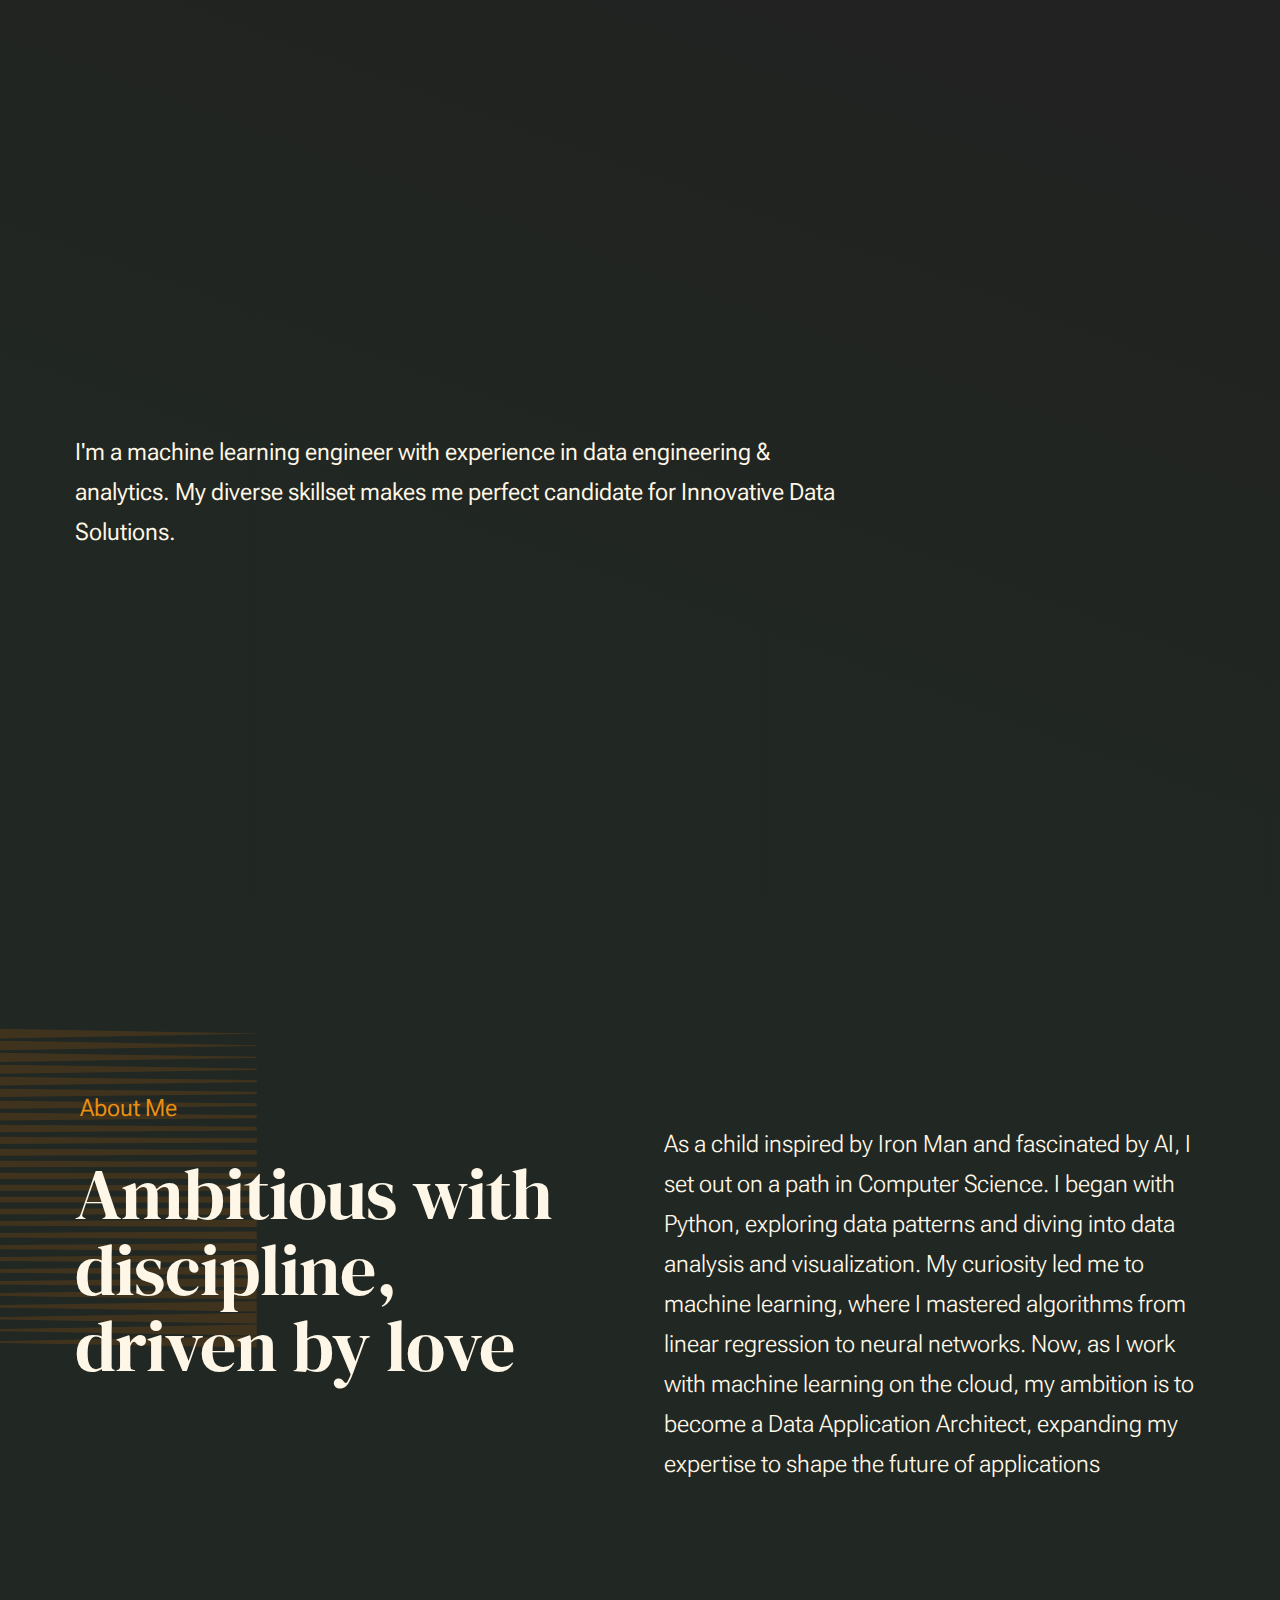
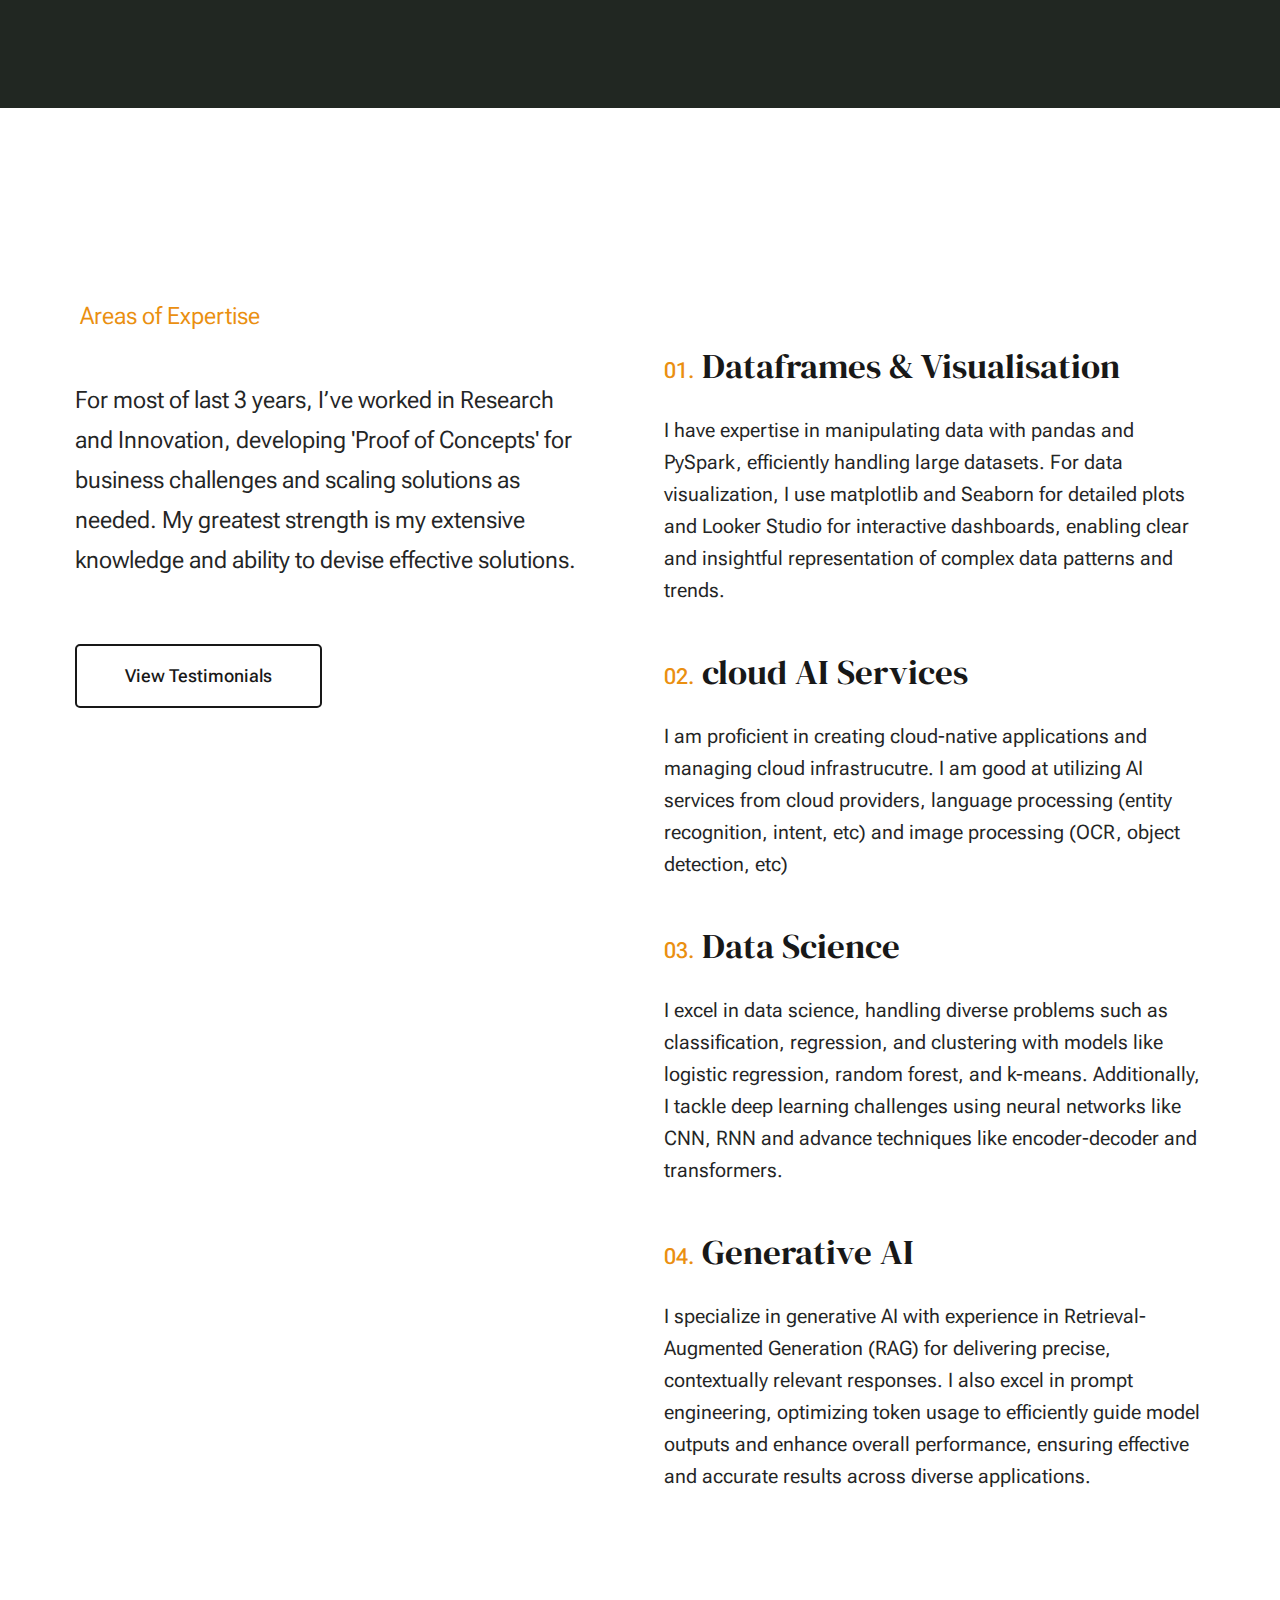
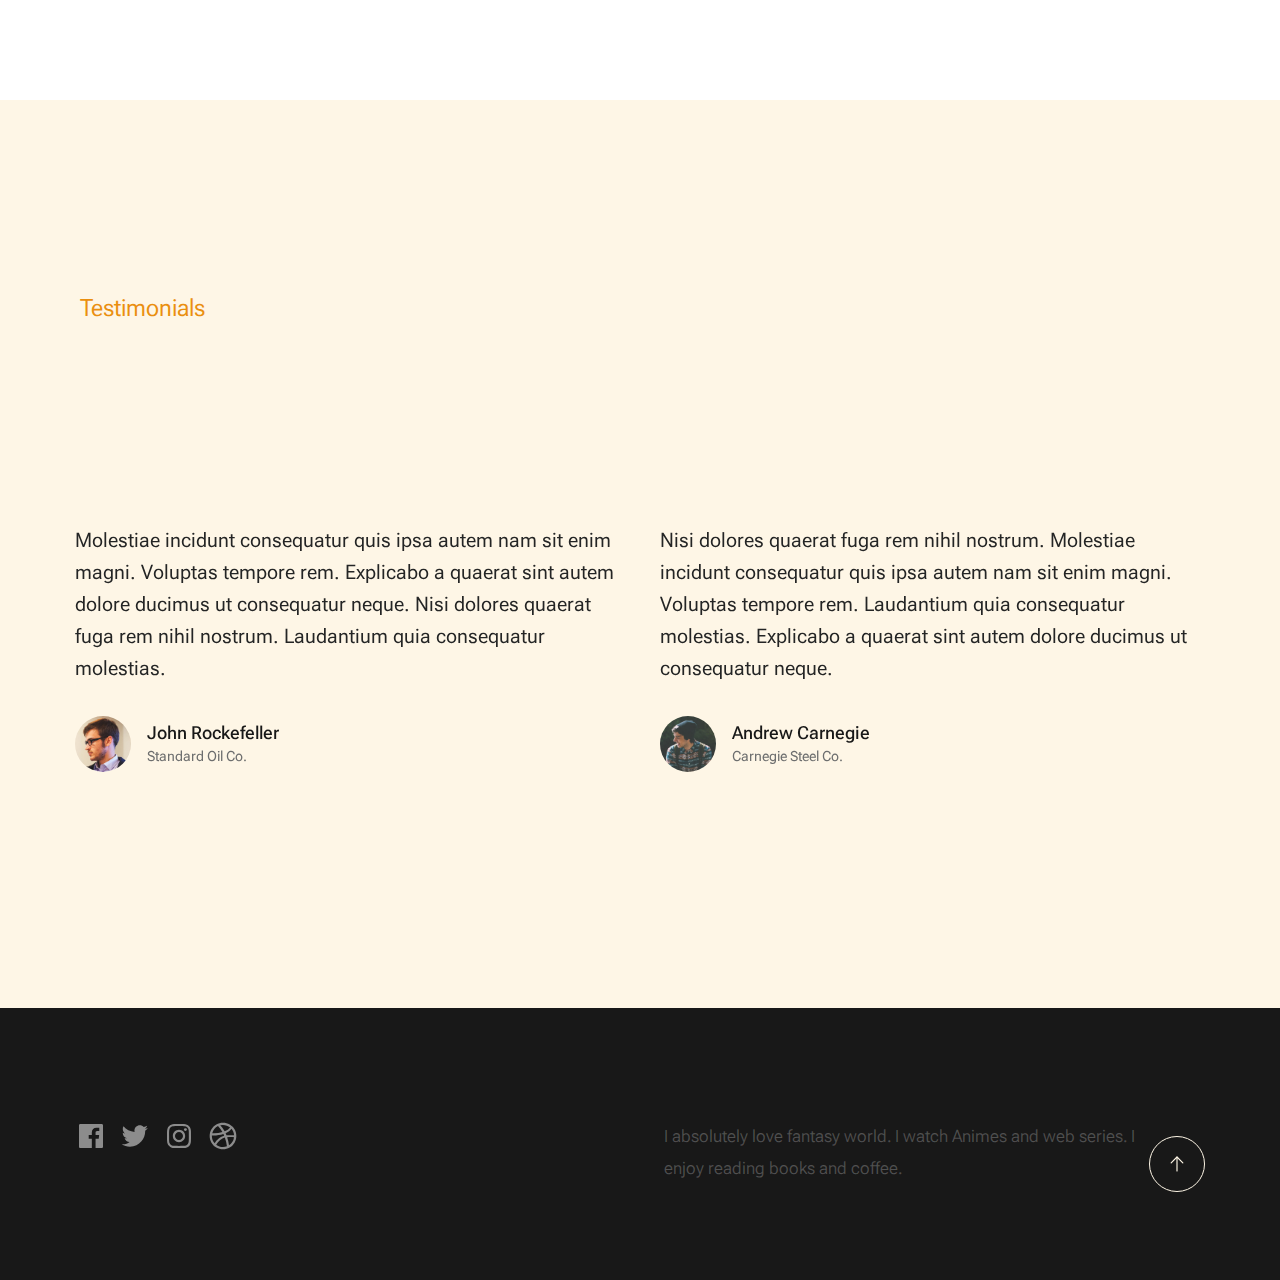
<file: index.html>
<!DOCTYPE html>
<html lang="en" class="no-js" >
<head>
	<meta name="generator" content="Hugo 0.110.0">

    
    <meta charset="utf-8">
    <meta name="viewport" content="width=device-width, initial-scale=1">
    <title>Abhishek</title>

    <script>
        document.documentElement.classList.remove('no-js');
        document.documentElement.classList.add('js');
    </script>

    
    <link rel="stylesheet" href="css/vendor.css">
    <link rel="stylesheet" href="css/styles.css">

    
    <link rel="apple-touch-icon" sizes="180x180" href="apple-touch-icon.png">
    <link rel="icon" type="image/png" sizes="32x32" href="favicon-32x32.png">
    <link rel="icon" type="image/png" sizes="16x16" href="favicon-16x16.png">
    <link rel="manifest" href="site.webmanifest">

</head>


<body id="top">

    
    
    <div id="preloader">
        <div id="loader" class="dots-fade">
            <div></div>
            <div></div>
            <div></div>
        </div>
    </div>


    
    <div id="page" class="s-pagewrap ss-home">


        
        <header class="s-header">

            <div class="row s-header__inner width-sixteen-col">

                <div class="s-header__block">
                    <div class="s-header__logo">
                        <a class="logo" href="index.html">
                            <img src="images/abhishek-logo.svg" alt="Homepage">
                        </a>
                    </div>

                    
                </div> 

                <nav class="s-header__nav">
    
                    <ul class="s-header__menu-links">
                        
                    </ul>

                    <div class="s-header__contact">
                        <a href="contact.html" class="btn btn--primary s-header__contact-btn" style="background-color:#fdeee6">Let's Connect</a>                        
                    </div>
    
                </nav>

            </div> 

        </header> 


        
        <section id="content" class="s-content">

            
            <section id="intro" class="s-intro">

                <div class="row s-intro__content width-sixteen-col">

                    <div class="column lg-12 s-intro__content-inner grid-block">
                        
                        <div class="s-intro__content-text">
                            <div class="s-intro__content-pretitle text-pretitle">Hello, I'm Abhishek Porwal</div>
                            <br> <br>
                            
                            <p class="attention-getter" style="margin-top: 100px;">
                                I'm a machine learning engineer with experience in data engineering & analytics. My diverse skillset makes me perfect candidate for Innovative Data Solutions.
                            </p>
                           
                        </div> 

                        <div class="s-intro__content-media"> 
                            <div class="s-intro__content-media-inner">                               
                                <img src="images/lazy_abby.jpg" srcset="images/lazy_abby.jpg 1x, images/lazy_abby.jpg 2x" alt="">
                                <div class="lines">                               
                                    <span></span>                                  
                                </div>
                            </div>
                        </div>                       

                        <div class="s-intro__scroll-down" style="margin-top: 150px;">
                            <a href="#about" class="smoothscroll">
                                <div class="scroll-icon">
                                    <svg xmlns="http://www.w3.org/2000/svg" viewBox="0 0 24 24" width="36" height="36" fill="none" stroke="#97b34a" stroke-width="1" stroke-linecap="round" stroke-linejoin="round">&lt;!--!  Atomicons Free 1.00 by @atisalab License - https://atomicons.com/license/ (Icons: CC BY 4.0) Copyright 2021 Atomicons --&gt;<polyline points="7 13 12 18 17 13"></polyline><line x1="12" y1="18" x2="12" y2="6"></line></svg>
                                </div>
                                <span>Scroll for more</span>
                            </a>
                        </div> 
                        
                    </div> 

                </div> 

            </section> 

            
            <section id="about" class="s-about target-section">

                <div class="row s-about__content width-sixteen-col">
                    <div class="column grid-block grid-section-split">

                        <img src="images/geometric_shape.svg" alt="" class="s-about__content-imgbg">

                        <div class="section-header grid-section-split__header">
                            <div class="text-pretitle">About Me</div> 
                            <br>                          
                            <h2 class="text-display-title">
                                Ambitious with discipline, driven by love
                            </h2>                           
                        </div> 

                        <div class="s-about__content-main grid-section-split__primary">
                            <p class="attention-getter">
                                As a child inspired by Iron Man and fascinated by AI, I set out on a path in Computer Science. I began with Python, exploring data patterns and diving into data analysis and visualization. My curiosity led me to machine learning, where I mastered algorithms from linear regression to neural networks. Now, as I work with machine learning on the cloud, my ambition is to become a Data Application Architect, expanding my expertise to shape the future of applications
                            </p>                            
                        </div> 
                        
                    
                    </div> 
                </div>
                
            </section> 

            
            <section id="expertise" class="s-expertise">

                <div class="row s-expertise__content width-sixteen-col">
                    <div class="column xl-12 grid-block grid-section-split">

                        <div class="section-header grid-section-split__header">
                            <div class="text-pretitle">Areas of Expertise</div>                           
                            <h2 class="text-display-title">
                            
                            </h2>     
                            
                            <p class="lead">
                            
                                For most of last 3 years, I’ve worked in Research and Innovation, developing 'Proof of Concepts' for business challenges and scaling solutions as needed. My greatest strength is my extensive knowledge and ability to devise effective solutions.

                            </p>
                        </div> 

                        <div class="s-expertise__content-main grid-section-split__primary">

                            <div class="grid-list-items list-items show-ctr">
                                <div class="grid-list-items__item list-items__item">
                                    <div class="grid-list-items__title list-items__item-header">
                                        <h3 class="list-items__item-title">Dataframes & Visualisation</h3>
                                    </div>
                                    <div class="grid-list-items__text list-items__item-text">
                                        <p>
                                            I have expertise in manipulating data with pandas and PySpark, efficiently handling large datasets. For data visualization, I use matplotlib and Seaborn for detailed plots and Looker Studio for interactive dashboards, enabling clear and insightful representation of complex data patterns and trends.
                                        
                                        </p>
                                    </div>
                                </div> 
                                <div class="grid-list-items__item list-items__item">
                                    <div class="grid-list-items__title list-items__item-header">
                                        <h3 class="list-items__item-title">cloud AI Services</h3>
                                    </div>
                                    <div class="grid-list-items__text list-items__item-text">
                                        <p>
                                        
                                        I am proficient in creating cloud-native applications and managing cloud infrastrucutre. I am good at utilizing AI services from cloud providers, language processing (entity recognition, intent, etc) and image processing (OCR, object detection, etc)
                                        
                                        </p>
                                    </div>
                                </div> 
                                <div class="grid-list-items__item list-items__item">
                                    <div class="grid-list-items__title list-items__item-header">
                                        <h3 class="list-items__item-title">Data Science</h3>
                                    </div>
                                    <div class="grid-list-items__text list-items__item-text">
                                        <p>
                                            I excel in data science, handling diverse problems such as classification, regression, and clustering with models like logistic regression, random forest, and k-means. Additionally, I tackle deep learning challenges using neural networks like CNN, RNN and advance techniques like encoder-decoder and transformers.  
                                        
                                        </p>
                                    </div>
                                </div> 
                                <div class="grid-list-items__item list-items__item">
                                    <div class="grid-list-items__title list-items__item-header">
                                        <h3 class="list-items__item-title">Generative AI</h3>
                                    </div>
                                    <div class="grid-list-items__text list-items__item-text">
                                        <p>
                                        

I specialize in generative AI with experience in Retrieval-Augmented Generation (RAG) for delivering precise, contextually relevant responses. I also excel in prompt engineering, optimizing token usage to efficiently guide model outputs and enhance overall performance, ensuring effective and accurate results across diverse applications.
                                        
                                        </p>
                                    </div>
                                </div> 

                            </div> 
                        </div> 

                        <div class="s-expertise__content-btn grid-section-split__bottom">
                            <a href="#testimonials" class="btn btn--stroke u-fullwidth">View Testimonials</a>
                        </div> 

                    </div> 
                </div> 

            </section> 

            
            <section id="clients" class="s-clients">          

                <div class="row s-clients__content-block width-sixteen-col">
                    <div class="column xl-12 grid-block grid-section-split">
                    
                        <div class="section-header grid-section-split__header">
                            <div class="text-pretitle">Testimonials</div>                           
                            <h2 class="text-display-title">

                            </h2>       
                        </div> 
                    
                        <div class="grid-section-split__primary">
                            <p class="lead">

                            </p>   

                            <p>
                            </p>
                        </div> 
                    
                    </div> 
                </div> 
             
                <div class="row s-clients__content-block width-sixteen-col">
                    <div class="column xl-12 testimonials">
                    
                        <div class="swiper-container testimonials__slider home-slider">

                            <div class="swiper-wrapper">
                                <div class="testimonials__slide swiper-slide">
                                    <p>
                                    Molestiae incidunt consequatur quis ipsa autem nam sit enim magni. Voluptas tempore rem. 
                                    Explicabo a quaerat sint autem dolore ducimus ut consequatur neque. Nisi dolores quaerat fuga rem nihil nostrum.
                                    Laudantium quia consequatur molestias.
                                    </p>
                                    <div class="testimonials__author">
                                        <img src="images/avatars/user-01.jpg" alt="Author image" class="testimonials__avatar">
                                        <cite class="testimonials__cite">
                                            <strong>John Rockefeller</strong>
                                            <span>Standard Oil Co.</span>
                                        </cite>
                                    </div>
                                </div>
                                <div class="testimonials__slide swiper-slide">
                                    <p>
                                    Nisi dolores quaerat fuga rem nihil nostrum. Molestiae incidunt consequatur quis ipsa autem nam sit enim magni. 
                                    Voluptas tempore rem. Laudantium quia consequatur molestias.
                                    Explicabo a quaerat sint autem dolore ducimus ut consequatur neque.
                                    </p>
                                    <div class="testimonials__author">
                                        <img src="images/avatars/user-04.jpg" alt="Author image" class="testimonials__avatar">
                                        <cite class="testimonials__cite">
                                            <strong>Andrew Carnegie</strong>
                                            <span>Carnegie Steel Co.</span>
                                        </cite>
                                    </div>
                                </div>
                                
                            </div>  

                            

                        </div>                     
                    
                    </div> 
                </div> 


            </section>             

        </section> 

        
        <footer class="s-footer">
            
            
            <div class="row s-footer__bottom">
                <div class="column xl-6 lg-12">
                    <ul class="s-footer__social social-list">
                        <li>
                            <a href="#0">
                                <svg xmlns="http://www.w3.org/2000/svg" width="24" height="24" viewBox="0 0 24 24" style="fill:rgba(0, 0, 0, 1);transform:;-ms-filter:"><path d="M20,3H4C3.447,3,3,3.448,3,4v16c0,0.552,0.447,1,1,1h8.615v-6.96h-2.338v-2.725h2.338v-2c0-2.325,1.42-3.592,3.5-3.592 c0.699-0.002,1.399,0.034,2.095,0.107v2.42h-1.435c-1.128,0-1.348,0.538-1.348,1.325v1.735h2.697l-0.35,2.725h-2.348V21H20 c0.553,0,1-0.448,1-1V4C21,3.448,20.553,3,20,3z"></path></svg>
                                <span class="u-screen-reader-text">Facebook</span>
                            </a>
                        </li>
                        <li>
                            <a href="#0">
                                <svg xmlns="http://www.w3.org/2000/svg" width="24" height="24" viewBox="0 0 24 24" style="fill:rgba(0, 0, 0, 1);transform:;-ms-filter:"><path d="M19.633,7.997c0.013,0.175,0.013,0.349,0.013,0.523c0,5.325-4.053,11.461-11.46,11.461c-2.282,0-4.402-0.661-6.186-1.809 c0.324,0.037,0.636,0.05,0.973,0.05c1.883,0,3.616-0.636,5.001-1.721c-1.771-0.037-3.255-1.197-3.767-2.793 c0.249,0.037,0.499,0.062,0.761,0.062c0.361,0,0.724-0.05,1.061-0.137c-1.847-0.374-3.23-1.995-3.23-3.953v-0.05 c0.537,0.299,1.16,0.486,1.82,0.511C3.534,9.419,2.823,8.184,2.823,6.787c0-0.748,0.199-1.434,0.548-2.032 c1.983,2.443,4.964,4.04,8.306,4.215c-0.062-0.3-0.1-0.611-0.1-0.923c0-2.22,1.796-4.028,4.028-4.028 c1.16,0,2.207,0.486,2.943,1.272c0.91-0.175,1.782-0.512,2.556-0.973c-0.299,0.935-0.936,1.721-1.771,2.22 c0.811-0.088,1.597-0.312,2.319-0.624C21.104,6.712,20.419,7.423,19.633,7.997z"></path></svg>
                                <span class="u-screen-reader-text">Twitter</span>
                            </a>
                        </li>
                        <li>
                            <a href="#0">
                                <svg xmlns="http://www.w3.org/2000/svg" width="24" height="24" viewBox="0 0 24 24" style="fill:rgba(0, 0, 0, 1);transform:;-ms-filter:"><path d="M11.999,7.377c-2.554,0-4.623,2.07-4.623,4.623c0,2.554,2.069,4.624,4.623,4.624c2.552,0,4.623-2.07,4.623-4.624 C16.622,9.447,14.551,7.377,11.999,7.377L11.999,7.377z M11.999,15.004c-1.659,0-3.004-1.345-3.004-3.003 c0-1.659,1.345-3.003,3.004-3.003s3.002,1.344,3.002,3.003C15.001,13.659,13.658,15.004,11.999,15.004L11.999,15.004z"></path><circle cx="16.806" cy="7.207" r="1.078"></circle><path d="M20.533,6.111c-0.469-1.209-1.424-2.165-2.633-2.632c-0.699-0.263-1.438-0.404-2.186-0.42 c-0.963-0.042-1.268-0.054-3.71-0.054s-2.755,0-3.71,0.054C7.548,3.074,6.809,3.215,6.11,3.479C4.9,3.946,3.945,4.902,3.477,6.111 c-0.263,0.7-0.404,1.438-0.419,2.186c-0.043,0.962-0.056,1.267-0.056,3.71c0,2.442,0,2.753,0.056,3.71 c0.015,0.748,0.156,1.486,0.419,2.187c0.469,1.208,1.424,2.164,2.634,2.632c0.696,0.272,1.435,0.426,2.185,0.45 c0.963,0.042,1.268,0.055,3.71,0.055s2.755,0,3.71-0.055c0.747-0.015,1.486-0.157,2.186-0.419c1.209-0.469,2.164-1.424,2.633-2.633 c0.263-0.7,0.404-1.438,0.419-2.186c0.043-0.962,0.056-1.267,0.056-3.71s0-2.753-0.056-3.71C20.941,7.57,20.801,6.819,20.533,6.111z M19.315,15.643c-0.007,0.576-0.111,1.147-0.311,1.688c-0.305,0.787-0.926,1.409-1.712,1.711c-0.535,0.199-1.099,0.303-1.67,0.311 c-0.95,0.044-1.218,0.055-3.654,0.055c-2.438,0-2.687,0-3.655-0.055c-0.569-0.007-1.135-0.112-1.669-0.311 c-0.789-0.301-1.414-0.923-1.719-1.711c-0.196-0.534-0.302-1.099-0.311-1.669c-0.043-0.95-0.053-1.218-0.053-3.654 c0-2.437,0-2.686,0.053-3.655c0.007-0.576,0.111-1.146,0.311-1.687c0.305-0.789,0.93-1.41,1.719-1.712 c0.534-0.198,1.1-0.303,1.669-0.311c0.951-0.043,1.218-0.055,3.655-0.055c2.437,0,2.687,0,3.654,0.055 c0.571,0.007,1.135,0.112,1.67,0.311c0.786,0.303,1.407,0.925,1.712,1.712c0.196,0.534,0.302,1.099,0.311,1.669 c0.043,0.951,0.054,1.218,0.054,3.655c0,2.436,0,2.698-0.043,3.654H19.315z"></path></svg>
                                <span class="u-screen-reader-text">Instagram</span>
                            </a>
                        </li>
                        <li>
                            <a href="#0">
                                <svg xmlns="http://www.w3.org/2000/svg" width="24" height="24" viewBox="0 0 24 24" style="fill: rgba(0, 0, 0, 1);transform: ;msFilter:;"><path d="M20.66 6.98a9.932 9.932 0 0 0-3.641-3.64C15.486 2.447 13.813 2 12 2s-3.486.447-5.02 1.34c-1.533.893-2.747 2.107-3.64 3.64S2 10.187 2 12s.446 3.487 1.34 5.02a9.924 9.924 0 0 0 3.641 3.64C8.514 21.553 10.187 22 12 22s3.486-.447 5.02-1.34a9.932 9.932 0 0 0 3.641-3.64C21.554 15.487 22 13.813 22 12s-.446-3.487-1.34-5.02zM12 3.66c2 0 3.772.64 5.32 1.919-.92 1.174-2.286 2.14-4.1 2.9-1.002-1.813-2.088-3.327-3.261-4.54A7.715 7.715 0 0 1 12 3.66zM5.51 6.8a8.116 8.116 0 0 1 2.711-2.22c1.212 1.201 2.325 2.7 3.34 4.5-2 .6-4.114.9-6.341.9-.573 0-1.006-.013-1.3-.04A8.549 8.549 0 0 1 5.51 6.8zM3.66 12c0-.054.003-.12.01-.2.007-.08.01-.146.01-.2.254.014.641.02 1.161.02 2.666 0 5.146-.367 7.439-1.1.187.373.381.793.58 1.26-1.32.293-2.674 1.006-4.061 2.14S6.4 16.247 5.76 17.5c-1.4-1.587-2.1-3.42-2.1-5.5zM12 20.34c-1.894 0-3.594-.587-5.101-1.759.601-1.187 1.524-2.322 2.771-3.401 1.246-1.08 2.483-1.753 3.71-2.02a29.441 29.441 0 0 1 1.56 6.62 8.166 8.166 0 0 1-2.94.56zm7.08-3.96a8.351 8.351 0 0 1-2.58 2.621c-.24-2.08-.7-4.107-1.379-6.081.932-.066 1.765-.1 2.5-.1.799 0 1.686.034 2.659.1a8.098 8.098 0 0 1-1.2 3.46zm-1.24-5c-1.16 0-2.233.047-3.22.14a27.053 27.053 0 0 0-.68-1.62c2.066-.906 3.532-2.006 4.399-3.3 1.2 1.414 1.854 3.027 1.96 4.84-.812-.04-1.632-.06-2.459-.06z"></path></svg>
                                <span class="u-screen-reader-text">Dribbble</span>
                            </a>
                        </li>
                    </ul> 
                </div>

                <div class="column xl-6 lg-12">
                    <p class="ss-copyright">
                        <span>                        
                            I absolutely love fantasy world. I watch Animes and web series. I enjoy reading books and coffee. 
                        </span> 
                    </p>
                </div>

                <div class="ss-go-top">
                    <a class="smoothscroll" title="Back to Top" href="#top">
                        <svg xmlns="http://www.w3.org/2000/svg" viewBox="0 0 24 24" width="36" height="36" fill="none" stroke="#ffffff" stroke-width="1" stroke-linecap="round" stroke-linejoin="round">&lt;!--!  Atomicons Free 1.00 by @atisalab License - https://atomicons.com/license/ (Icons: CC BY 4.0) Copyright 2021 Atomicons --&gt;<polyline points="17 11 12 6 7 11"></polyline><line x1="12" y1="18" x2="12" y2="6"></line></svg>
                    </a>
                </div> 
            </div>
            
        </footer> 

    </div> 

    
    <script src="js/plugins.js"></script>
    <script src="js/main.js"></script>

</body>
</html>
</file>
<file: css/vendor.css>
/* ===================================================================
 * Monica Third-party Stylesheets
 * Template Ver. 1.0.0
 * 12-13-2022
 * -------------------------------------------------------------------
 *
 * TOC:
 * # PrismJS
 * # Swiper
 *
 * ------------------------------------------------------------------- */


/* ===================================================================
 * # PrismJS 1.20.0
 *   https://prismjs.com/download.html#themes=prism-okaidia&languages=markup+css+clike+javascript+markup-templating+php 
 *   
 *   okaidia theme for JavaScript, CSS and HTML
 *   Loosely based on Monokai textmate theme by http://www.monokai.nl/
 *   @author ocodia
 * ------------------------------------------------------------------- */
code[class*=language-],
pre[class*=language-] {
  color          : #f8f8f2;
  background     : none;
  text-shadow    : 0 1px rgba(0, 0, 0, 0.3);
  font-family    : var(--font-mono);
  font-size      : calc(var(--text-size) * 0.9444);
  text-align     : left;
  white-space    : pre;
  word-spacing   : normal;
  word-break     : normal;
  word-wrap      : normal;
  line-height    : var(--vspace-1);
  -moz-tab-size  : 4;
  -o-tab-size    : 4;
  tab-size       : 4;
  -webkit-hyphens: none;
  -ms-hyphens    : none;
  hyphens        : none;
}

/* Code blocks */
pre[class*=language-] {
  padding : var(--vspace-0_5) 0 var(--vspace-1);
  margin  : var(--vspace-1) 0;
  overflow: auto;
}

:not(pre)>code[class*=language-],
pre[class*=language-] {
  background: #272822;
}

/* Inline code */
:not(pre)>code[class*=language-] {
  padding    : 0.1em;
  white-space: normal;
}

.token.comment,
.token.prolog,
.token.doctype,
.token.cdata {
  color: slategray;
}

.token.punctuation {
  color: #f8f8f2;
}

.token.namespace {
  opacity: 0.7;
}

.token.property,
.token.tag,
.token.constant,
.token.symbol,
.token.deleted {
  color: #f92672;
}

.token.boolean,
.token.number {
  color: #ae81ff;
}

.token.selector,
.token.attr-name,
.token.string,
.token.char,
.token.builtin,
.token.inserted {
  color: #a6e22e;
}

.token.operator,
.token.entity,
.token.url,
.language-css .token.string,
.style .token.string,
.token.variable {
  color: #f8f8f2;
}

.token.atrule,
.token.attr-value,
.token.function,
.token.class-name {
  color: #e6db74;
}

.token.keyword {
  color: #66d9ef;
}

.token.regex,
.token.important {
  color: #fd971f;
}

.token.important,
.token.bold {
  font-weight: bold;
}

.token.italic {
  font-style: italic;
}

.token.entity {
  cursor: help;
}



/* ===================================================================
 * # Swiper 6.4.5
 *   Most modern mobile touch slider and framework with hardware accelerated transitions
 *   https://swiperjs.com
 *
 *   Copyright 2014-2020 Vladimir Kharlampidi
 *
 *   Released under the MIT License
 *
 *   Released on: December 18, 2020
 * ------------------------------------------------------------------- */
@font-face {
  font-family: "swiper-icons";
  src        : url("data:application/font-woff;charset=utf-8;base64, [base64]//wADZ2x5ZgAAAywAAADMAAAD2MHtryVoZWFkAAABbAAAADAAAAA2E2+eoWhoZWEAAAGcAAAAHwAAACQC9gDzaG10eAAAAigAAAAZAAAArgJkABFsb2NhAAAC0AAAAFoAAABaFQAUGG1heHAAAAG8AAAAHwAAACAAcABAbmFtZQAAA/gAAAE5AAACXvFdBwlwb3N0AAAFNAAAAGIAAACE5s74hXjaY2BkYGAAYpf5Hu/j+W2+MnAzMYDAzaX6QjD6/4//Bxj5GA8AuRwMYGkAPywL13jaY2BkYGA88P8Agx4j+/8fQDYfA1AEBWgDAIB2BOoAeNpjYGRgYNBh4GdgYgABEMnIABJzYNADCQAACWgAsQB42mNgYfzCOIGBlYGB0YcxjYGBwR1Kf2WQZGhhYGBiYGVmgAFGBiQQkOaawtDAoMBQxXjg/wEGPcYDDA4wNUA2CCgwsAAAO4EL6gAAeNpj2M0gyAACqxgGNWBkZ2D4/wMA+xkDdgAAAHjaY2BgYGaAYBkGRgYQiAHyGMF8FgYHIM3DwMHABGQrMOgyWDLEM1T9/w8UBfEMgLzE////P/5//f/V/xv+r4eaAAeMbAxwIUYmIMHEgKYAYjUcsDAwsLKxc3BycfPw8jEQA/[base64]/uznmfPFBNODM2K7MTQ45YEAZqGP81AmGGcF3iPqOop0r1SPTaTbVkfUe4HXj97wYE+yNwWYxwWu4v1ugWHgo3S1XdZEVqWM7ET0cfnLGxWfkgR42o2PvWrDMBSFj/IHLaF0zKjRgdiVMwScNRAoWUoH78Y2icB/yIY09An6AH2Bdu/UB+yxopYshQiEvnvu0dURgDt8QeC8PDw7Fpji3fEA4z/PEJ6YOB5hKh4dj3EvXhxPqH/SKUY3rJ7srZ4FZnh1PMAtPhwP6fl2PMJMPDgeQ4rY8YT6Gzao0eAEA409DuggmTnFnOcSCiEiLMgxCiTI6Cq5DZUd3Qmp10vO0LaLTd2cjN4fOumlc7lUYbSQcZFkutRG7g6JKZKy0RmdLY680CDnEJ+UMkpFFe1RN7nxdVpXrC4aTtnaurOnYercZg2YVmLN/d/gczfEimrE/fs/bOuq29Zmn8tloORaXgZgGa78yO9/cnXm2BpaGvq25Dv9S4E9+5SIc9PqupJKhYFSSl47+Qcr1mYNAAAAeNptw0cKwkAAAMDZJA8Q7OUJvkLsPfZ6zFVERPy8qHh2YER+3i/BP83vIBLLySsoKimrqKqpa2hp6+jq6RsYGhmbmJqZSy0sraxtbO3sHRydnEMU4uR6yx7JJXveP7WrDycAAAAAAAH//wACeNpjYGRgYOABYhkgZgJCZgZNBkYGLQZtIJsFLMYAAAw3ALgAeNolizEKgDAQBCchRbC2sFER0YD6qVQiBCv/H9ezGI6Z5XBAw8CBK/m5iQQVauVbXLnOrMZv2oLdKFa8Pjuru2hJzGabmOSLzNMzvutpB3N42mNgZGBg4GKQYzBhYMxJLMlj4GBgAYow/P/PAJJhLM6sSoWKfWCAAwDAjgbRAAB42mNgYGBkAIIbCZo5IPrmUn0hGA0AO8EFTQAA") format("woff");
  font-weight: 400;
  font-style : normal;
}

:root {
  --swiper-theme-color: #007aff;
}

.swiper-container {
  margin-left : auto;
  margin-right: auto;
  position    : relative;
  overflow    : hidden;
  list-style  : none;
  padding     : 0;
  /* Fix of Webkit flickering */
  z-index     : 1;
}

.swiper-container-vertical>.swiper-wrapper {
  flex-direction: column;
}

.swiper-wrapper {
  position           : relative;
  width              : 100%;
  height             : 100%;
  z-index            : 1;
  display            : flex;
  transition-property: transform;
  box-sizing         : content-box;
}

.swiper-container-android .swiper-slide,
.swiper-wrapper {
  transform: translate3d(0px, 0, 0);
}

.swiper-container-multirow>.swiper-wrapper {
  flex-wrap: wrap;
}

.swiper-container-multirow-column>.swiper-wrapper {
  flex-wrap     : wrap;
  flex-direction: column;
}

.swiper-container-free-mode>.swiper-wrapper {
  transition-timing-function: ease-out;
  margin                    : 0 auto;
}

.swiper-slide {
  flex-shrink        : 0;
  width              : 100%;
  height             : 100%;
  position           : relative;
  transition-property: transform;
}

.swiper-slide-invisible-blank {
  visibility: hidden;
}

/* Auto Height */
.swiper-container-autoheight,
.swiper-container-autoheight .swiper-slide {
  height: auto;
}

.swiper-container-autoheight .swiper-wrapper {
  align-items        : flex-start;
  transition-property: transform, height;
}

/* 3D Effects */
.swiper-container-3d {
  perspective: 1200px;
}

.swiper-container-3d .swiper-wrapper,
.swiper-container-3d .swiper-slide,
.swiper-container-3d .swiper-slide-shadow-left,
.swiper-container-3d .swiper-slide-shadow-right,
.swiper-container-3d .swiper-slide-shadow-top,
.swiper-container-3d .swiper-slide-shadow-bottom,
.swiper-container-3d .swiper-cube-shadow {
  transform-style: preserve-3d;
}

.swiper-container-3d .swiper-slide-shadow-left,
.swiper-container-3d .swiper-slide-shadow-right,
.swiper-container-3d .swiper-slide-shadow-top,
.swiper-container-3d .swiper-slide-shadow-bottom {
  position      : absolute;
  left          : 0;
  top           : 0;
  width         : 100%;
  height        : 100%;
  pointer-events: none;
  z-index       : 10;
}

.swiper-container-3d .swiper-slide-shadow-left {
  background-image: linear-gradient(to left, rgba(0, 0, 0, 0.5), rgba(0, 0, 0, 0));
}

.swiper-container-3d .swiper-slide-shadow-right {
  background-image: linear-gradient(to right, rgba(0, 0, 0, 0.5), rgba(0, 0, 0, 0));
}

.swiper-container-3d .swiper-slide-shadow-top {
  background-image: linear-gradient(to top, rgba(0, 0, 0, 0.5), rgba(0, 0, 0, 0));
}

.swiper-container-3d .swiper-slide-shadow-bottom {
  background-image: linear-gradient(to bottom, rgba(0, 0, 0, 0.5), rgba(0, 0, 0, 0));
}

/* CSS Mode */
.swiper-container-css-mode>.swiper-wrapper {
  overflow          : auto;
  scrollbar-width   : none;
  /* For Firefox */
  -ms-overflow-style: none;
  /* For Internet Explorer and Edge */
}

.swiper-container-css-mode>.swiper-wrapper::-webkit-scrollbar {
  display: none;
}

.swiper-container-css-mode>.swiper-wrapper>.swiper-slide {
  scroll-snap-align: start start;
}

.swiper-container-horizontal.swiper-container-css-mode>.swiper-wrapper {
  -ms-scroll-snap-type: x mandatory;
  scroll-snap-type    : x mandatory;
}

.swiper-container-vertical.swiper-container-css-mode>.swiper-wrapper {
  -ms-scroll-snap-type: y mandatory;
  scroll-snap-type    : y mandatory;
}

:root {
  --swiper-navigation-size   : 44px;
  /*
    --swiper-navigation-color: var(--swiper-theme-color);
    */
}

.swiper-button-prev,
.swiper-button-next {
  position       : absolute;
  top            : 50%;
  width          : calc(var(--swiper-navigation-size) / 44 * 27);
  height         : var(--swiper-navigation-size);
  margin-top     : calc(-1 * var(--swiper-navigation-size) / 2);
  z-index        : 10;
  cursor         : pointer;
  display        : flex;
  align-items    : center;
  justify-content: center;
  color          : var(--swiper-navigation-color, var(--swiper-theme-color));
}

.swiper-button-prev.swiper-button-disabled,
.swiper-button-next.swiper-button-disabled {
  opacity       : 0.35;
  cursor        : auto;
  pointer-events: none;
}

.swiper-button-prev:after,
.swiper-button-next:after {
  font-family   : swiper-icons;
  font-size     : var(--swiper-navigation-size);
  text-transform: none !important;
  letter-spacing: 0;
  text-transform: none;
  font-variant  : initial;
  line-height   : 1;
}

.swiper-button-prev,
.swiper-container-rtl .swiper-button-next {
  left : 10px;
  right: auto;
}

.swiper-button-prev:after,
.swiper-container-rtl .swiper-button-next:after {
  content: "prev";
}

.swiper-button-next,
.swiper-container-rtl .swiper-button-prev {
  right: 10px;
  left : auto;
}

.swiper-button-next:after,
.swiper-container-rtl .swiper-button-prev:after {
  content: "next";
}

.swiper-button-prev.swiper-button-white,
.swiper-button-next.swiper-button-white {
  --swiper-navigation-color: #ffffff;
}

.swiper-button-prev.swiper-button-black,
.swiper-button-next.swiper-button-black {
  --swiper-navigation-color: #000000;
}

.swiper-button-lock {
  display: none;
}

:root {
  /*
    --swiper-pagination-color: var(--swiper-theme-color);
    */
}

.swiper-pagination {
  position  : absolute;
  text-align: center;
  transition: 300ms opacity;
  transform : translate3d(0, 0, 0);
  z-index   : 10;
}

.swiper-pagination.swiper-pagination-hidden {
  opacity: 0;
}

/* Common Styles */
.swiper-pagination-fraction,
.swiper-pagination-custom,
.swiper-container-horizontal>.swiper-pagination-bullets {
  bottom: 10px;
  left  : 0;
  width : 100%;
}

/* Bullets */
.swiper-pagination-bullets-dynamic {
  overflow : hidden;
  font-size: 0;
}

.swiper-pagination-bullets-dynamic .swiper-pagination-bullet {
  transform: scale(0.33);
  position : relative;
}

.swiper-pagination-bullets-dynamic .swiper-pagination-bullet-active {
  transform: scale(1);
}

.swiper-pagination-bullets-dynamic .swiper-pagination-bullet-active-main {
  transform: scale(1);
}

.swiper-pagination-bullets-dynamic .swiper-pagination-bullet-active-prev {
  transform: scale(0.66);
}

.swiper-pagination-bullets-dynamic .swiper-pagination-bullet-active-prev-prev {
  transform: scale(0.33);
}

.swiper-pagination-bullets-dynamic .swiper-pagination-bullet-active-next {
  transform: scale(0.66);
}

.swiper-pagination-bullets-dynamic .swiper-pagination-bullet-active-next-next {
  transform: scale(0.33);
}

.swiper-pagination-bullet {
  width        : 8px;
  height       : 8px;
  display      : inline-block;
  border-radius: 100%;
  background   : #000;
  opacity      : 0.2;
}

button.swiper-pagination-bullet {
  border            : none;
  margin            : 0;
  padding           : 0;
  box-shadow        : none;
  -webkit-appearance: none;
  -moz-appearance   : none;
  appearance        : none;
}

.swiper-pagination-clickable .swiper-pagination-bullet {
  cursor: pointer;
}

.swiper-pagination-bullet-active {
  opacity   : 1;
  background: var(--swiper-pagination-color, var(--swiper-theme-color));
}

.swiper-container-vertical>.swiper-pagination-bullets {
  right    : 10px;
  top      : 50%;
  transform: translate3d(0px, -50%, 0);
}

.swiper-container-vertical>.swiper-pagination-bullets .swiper-pagination-bullet {
  margin : 6px 0;
  display: block;
}

.swiper-container-vertical>.swiper-pagination-bullets.swiper-pagination-bullets-dynamic {
  top      : 50%;
  transform: translateY(-50%);
  width    : 8px;
}

.swiper-container-vertical>.swiper-pagination-bullets.swiper-pagination-bullets-dynamic .swiper-pagination-bullet {
  display   : inline-block;
  transition: 200ms transform, 200ms top;
}

.swiper-container-horizontal>.swiper-pagination-bullets .swiper-pagination-bullet {
  margin: 0 4px;
}

.swiper-container-horizontal>.swiper-pagination-bullets.swiper-pagination-bullets-dynamic {
  left       : 50%;
  transform  : translateX(-50%);
  white-space: nowrap;
}

.swiper-container-horizontal>.swiper-pagination-bullets.swiper-pagination-bullets-dynamic .swiper-pagination-bullet {
  transition: 200ms transform, 200ms left;
}

.swiper-container-horizontal.swiper-container-rtl>.swiper-pagination-bullets-dynamic .swiper-pagination-bullet {
  transition: 200ms transform, 200ms right;
}

/* Progress */
.swiper-pagination-progressbar {
  background: rgba(0, 0, 0, 0.25);
  position  : absolute;
}

.swiper-pagination-progressbar .swiper-pagination-progressbar-fill {
  background      : var(--swiper-pagination-color, var(--swiper-theme-color));
  position        : absolute;
  left            : 0;
  top             : 0;
  width           : 100%;
  height          : 100%;
  transform       : scale(0);
  transform-origin: left top;
}

.swiper-container-rtl .swiper-pagination-progressbar .swiper-pagination-progressbar-fill {
  transform-origin: right top;
}

.swiper-container-horizontal>.swiper-pagination-progressbar,
.swiper-container-vertical>.swiper-pagination-progressbar.swiper-pagination-progressbar-opposite {
  width : 100%;
  height: 4px;
  left  : 0;
  top   : 0;
}

.swiper-container-vertical>.swiper-pagination-progressbar,
.swiper-container-horizontal>.swiper-pagination-progressbar.swiper-pagination-progressbar-opposite {
  width : 4px;
  height: 100%;
  left  : 0;
  top   : 0;
}

.swiper-pagination-white {
  --swiper-pagination-color: #ffffff;
}

.swiper-pagination-black {
  --swiper-pagination-color: #000000;
}

.swiper-pagination-lock {
  display: none;
}

/* Scrollbar */
.swiper-scrollbar {
  border-radius   : 10px;
  position        : relative;
  -ms-touch-action: none;
  background      : rgba(0, 0, 0, 0.1);
}

.swiper-container-horizontal>.swiper-scrollbar {
  position: absolute;
  left    : 1%;
  bottom  : 3px;
  z-index : 50;
  height  : 5px;
  width   : 98%;
}

.swiper-container-vertical>.swiper-scrollbar {
  position: absolute;
  right   : 3px;
  top     : 1%;
  z-index : 50;
  width   : 5px;
  height  : 98%;
}

.swiper-scrollbar-drag {
  height       : 100%;
  width        : 100%;
  position     : relative;
  background   : rgba(0, 0, 0, 0.5);
  border-radius: 10px;
  left         : 0;
  top          : 0;
}

.swiper-scrollbar-cursor-drag {
  cursor: move;
}

.swiper-scrollbar-lock {
  display: none;
}

.swiper-zoom-container {
  width          : 100%;
  height         : 100%;
  display        : flex;
  justify-content: center;
  align-items    : center;
  text-align     : center;
}

.swiper-zoom-container>img,
.swiper-zoom-container>svg,
.swiper-zoom-container>canvas {
  max-width    : 100%;
  max-height   : 100%;
  -o-object-fit: contain;
  object-fit   : contain;
}

.swiper-slide-zoomed {
  cursor: move;
}

/* Preloader */
:root {
  /*
    --swiper-preloader-color: var(--swiper-theme-color);
    */
}

.swiper-lazy-preloader {
  width            : 42px;
  height           : 42px;
  position         : absolute;
  left             : 50%;
  top              : 50%;
  margin-left      : -21px;
  margin-top       : -21px;
  z-index          : 10;
  transform-origin : 50%;
  -webkit-animation: swiper-preloader-spin 1s infinite linear;
  animation        : swiper-preloader-spin 1s infinite linear;
  box-sizing       : border-box;
  border           : 4px solid var(--swiper-preloader-color, var(--swiper-theme-color));
  border-radius    : 50%;
  border-top-color : transparent;
}

.swiper-lazy-preloader-white {
  --swiper-preloader-color: #fff;
}

.swiper-lazy-preloader-black {
  --swiper-preloader-color: #000;
}

@-webkit-keyframes swiper-preloader-spin {
  100% {
    transform: rotate(360deg);
  }
}

@keyframes swiper-preloader-spin {
  100% {
    transform: rotate(360deg);
  }
}

/* a11y */
.swiper-container .swiper-notification {
  position      : absolute;
  left          : 0;
  top           : 0;
  pointer-events: none;
  opacity       : 0;
  z-index       : -1000;
}

.swiper-container-fade.swiper-container-free-mode .swiper-slide {
  transition-timing-function: ease-out;
}

.swiper-container-fade .swiper-slide {
  pointer-events     : none;
  transition-property: opacity;
}

.swiper-container-fade .swiper-slide .swiper-slide {
  pointer-events: none;
}

.swiper-container-fade .swiper-slide-active,
.swiper-container-fade .swiper-slide-active .swiper-slide-active {
  pointer-events: auto;
}

.swiper-container-cube {
  overflow: visible;
}

.swiper-container-cube .swiper-slide {
  pointer-events             : none;
  -webkit-backface-visibility: hidden;
  backface-visibility        : hidden;
  z-index                    : 1;
  visibility                 : hidden;
  transform-origin           : 0 0;
  width                      : 100%;
  height                     : 100%;
}

.swiper-container-cube .swiper-slide .swiper-slide {
  pointer-events: none;
}

.swiper-container-cube.swiper-container-rtl .swiper-slide {
  transform-origin: 100% 0;
}

.swiper-container-cube .swiper-slide-active,
.swiper-container-cube .swiper-slide-active .swiper-slide-active {
  pointer-events: auto;
}

.swiper-container-cube .swiper-slide-active,
.swiper-container-cube .swiper-slide-next,
.swiper-container-cube .swiper-slide-prev,
.swiper-container-cube .swiper-slide-next+.swiper-slide {
  pointer-events: auto;
  visibility    : visible;
}

.swiper-container-cube .swiper-slide-shadow-top,
.swiper-container-cube .swiper-slide-shadow-bottom,
.swiper-container-cube .swiper-slide-shadow-left,
.swiper-container-cube .swiper-slide-shadow-right {
  z-index                    : 0;
  -webkit-backface-visibility: hidden;
  backface-visibility        : hidden;
}

.swiper-container-cube .swiper-cube-shadow {
  position  : absolute;
  left      : 0;
  bottom    : 0px;
  width     : 100%;
  height    : 100%;
  background: #000;
  opacity   : 0.6;
  filter    : blur(50px);
  z-index   : 0;
}

.swiper-container-flip {
  overflow: visible;
}

.swiper-container-flip .swiper-slide {
  pointer-events             : none;
  -webkit-backface-visibility: hidden;
  backface-visibility        : hidden;
  z-index                    : 1;
}

.swiper-container-flip .swiper-slide .swiper-slide {
  pointer-events: none;
}

.swiper-container-flip .swiper-slide-active,
.swiper-container-flip .swiper-slide-active .swiper-slide-active {
  pointer-events: auto;
}

.swiper-container-flip .swiper-slide-shadow-top,
.swiper-container-flip .swiper-slide-shadow-bottom,
.swiper-container-flip .swiper-slide-shadow-left,
.swiper-container-flip .swiper-slide-shadow-right {
  z-index                    : 0;
  -webkit-backface-visibility: hidden;
  backface-visibility        : hidden;
}
</file>
<file: css/styles.css>
@charset "UTF-8";
/* =================================================================== 
 * Monica Main Stylesheet
 * Template Ver. 1.0.0
 * 12-13-2022
 * ------------------------------------------------------------------
 *
 * TOC:
 * # SETTINGS
 *		## fonts
 *    	## colors
 *	  	## spacing and typescale
 *		## grid variables
 * # CSS RESET
 * # GRID
 *		## extra large devices
 *		## large devices
 *		## medium devices 
 *		## tablet devices
 *		## mobile devices
 *		## small mobile devices
 *		## additional column stackpoints 
 * # BASE SETUP
 * # UTILITY CLASSES
 * # TYPOGRAPHY 
 *		## additional typography & helper classes
 *		## lists
 *		## media 
 *		## spacing
 * # PRELOADER
 *		## page loaded
 * # FORM 
 *		## style placeholder text
 *		## change autocomplete styles in Chrome
 * # BUTTONS
 * # TABLE
 * # COMPONENTS
 *		## pagination 
 *		## alert box 
 *		## skillbars
 *		## stats tabs
 * # PROJECT-WIDE SHARED STYLES
 *		## list items
 *		## social list
 *		## blog card
 *		## testimonials
 *		## swiper overrides
 * # GRID-BASED LAYOUTS
 *		## grid block
 *		## list grid
 * # PAGE WRAP
 * # SITE HEADER
 *		## logo
 *		## main navigation
 *		## mobile menu toggle
 * # PAGEHEADER & PAGECONTENT
 * # INTRO
 *		## intro content
 *		## intro scroll down
 *		## intro transitions
 * # ABOUT
 * # EXPERTISE
 * # CLIENTS
 *		## clients list
 * # CTA
 * # JOURNAL
 * # FOOTER
 *		## newsletter
 *		## copyright
 *		## go top
 * # BLOG STYLES 
 * # PAGE STYLES 
 *		## services page
 *		## contact page
 *
 * ------------------------------------------------------------------ */


/* ===================================================================
 * # SETTINGS
 *
 *
 * ------------------------------------------------------------------- */

/* ------------------------------------------------------------------- 
 * ## fonts 
 * ------------------------------------------------------------------- */
@import url("https://fonts.googleapis.com/css2?family=DM+Serif+Display&family=Roboto+Flex:opsz,wght@8..144,300;8..144,400;8..144,500;8..144,600&display=swap");

:root {
	--font-1: "Roboto Flex", sans-serif; /*  Papyrus */ 
	--font-2: "DM Serif Display", Serif;

  /* monospace
   */
	--font-mono: Consolas, "Andale Mono", Courier, "Courier New", monospace;
}

/* ------------------------------------------------------------------- 
 * ## colors
 * ------------------------------------------------------------------- */
:root {
  /* color-1(#EA9010)
   * color-2(#343D35)
   * color-3(#FEF5E4)
   */
	--color-1: hsla(35, 87%, 49%, 1);
	--color-2: hsla(127, 8%, 22%, 1);
	--color-3: hsla(39, 93%, 95%, 1);

  /* theme color variations
   */
	--color-1-lightest             : hsla(35, 87%, 96%, 1);
	--color-1-lighter              : hsla(35, 87%, 69%, 1);
	--color-1-light                : hsla(35, 87%, 59%, 1);
	--color-1-dark                 : hsla(35, 87%, 39%, 1);
	--color-1-darker               : hsla(35, 87%, 29%, 1);
	--color-1-darkest              : hsla(35, 87%, 10%, 1);

	--color-2-lightest             : hsla(127, 8%, 55%, 1);
	--color-2-lighter              : hsla(127, 8%, 42%, 1);
	--color-2-light                : hsla(127, 8%, 32%, 1);
	--color-2-dark                 : hsla(127, 8%, 14%, 1);
	--color-2-darker               : hsla(127, 8%, 2%, 1);
	
	--color-3-light                : hsla(39, 93%, 100%, 1);
	--color-3-dark                 : hsla(39, 93%, 85%, 1);
	--color-3-darker               : hsla(39, 93%, 75%, 1);

  /* feedback colors
   * color-error(#ffd1d2), color-success(#c8e675), 
   * color-info(#d7ecfb), color-notice(#fff099)
   */
	--color-error                  : hsla(359, 100%, 91%, 1);
	--color-success                : hsla(76, 69%, 68%, 1);
	--color-info                   : hsla(205, 82%, 91%, 1);
	--color-notice                 : hsla(51, 100%, 80%, 1);
	--color-error-content          : hsla(359, 50%, 50%, 1);
	--color-success-content        : hsla(76, 29%, 28%, 1);
	--color-info-content           : hsla(205, 32%, 31%, 1);
	--color-notice-content         : hsla(51, 30%, 30%, 1);

  /* shades 
   * generated using 
   * Tint & Shade Generator 
   * (https                     ://maketintsandshades.com/)
   */
	--color-black                  : #000000;
	--color-gray-19                : #121212;
	--color-gray-18                : #242525;
	--color-gray-17                : #363737;
	--color-gray-16                : #484949;
	--color-gray-15                : #5b5c5c;
	--color-gray-14                : #6d6e6e;
	--color-gray-13                : #7f8080;
	--color-gray-12                : #919292;
	--color-gray-11                : #a3a5a5;
	--color-gray-10                : #b5b7b7;
	--color-gray-9                 : #bcbebe;
	--color-gray-8                 : #c4c5c5;
	--color-gray-7                 : #cbcdcd;
	--color-gray-6                 : #d3d4d4;
	--color-gray-5                 : #dadbdb;
	--color-gray-4                 : #e1e2e2;
	--color-gray-3                 : #e9e9e9;
	--color-gray-2                 : #f0f1f1;
	--color-gray-1                 : #f8f8f8;
	--color-white                  : #ffffff;

  /* text
   */
	--color-text                   : var(--color-gray-18);
	--color-text-dark              : #181818;
	--color-text-light             : var(--color-gray-14);
	--color-placeholder            : var(--color-gray-12);

  /* link
   */
	--color-link                   : var(--color-1);
	--color-link-hover             : var(--color-2-lighter);
	--color-link-active            : var(--color-2-lighter);

  /* buttons
   */
	--color-btn                    : var(--color-gray-4);
	--color-btn-text               : var(--color-text);
	--color-btn-hover              : var(--color-gray-5);
	--color-btn-hover-text         : var(--color-text);
	--color-btn-primary            : var(--color-1);
	--color-btn-primary-text       : var(--color-2-dark);
	--color-btn-primary-hover      : var(--color-1-light);
	--color-btn-primary-hover-text : var(--color-2-dark);
	--color-btn-stroke             : var(--color-text-dark);
	--color-btn-stroke-text        : var(--color-text-dark);
	--color-btn-stroke-hover       : var(--color-text-dark);
	--color-btn-stroke-hover-text  : var(--color-white);

  /* preloader
   */
	--color-preloader-bg           : var(--color-2-dark);
	--color-loader                 : var(--color-white);
	--color-loader-light           : var(--color-2-light);

  /* others
   */
	--color-body                   : white;
	--color-border                 : rgba(0, 0, 0, .1);
	--border-radius                : 5px;
}

/* ------------------------------------------------------------------- 
 * ## spacing and typescale
 * ------------------------------------------------------------------- */
:root {
  /* spacing
   * base font size: 20px 
   * vertical space unit : 32px
   */
	--base-size        : 62.5%;
	--multiplier       : 1;
	--base-font-size   : calc(2rem * var(--multiplier));
	--space            : calc(3.2rem * var(--multiplier));

  /* vertical spacing 
   */
	--vspace-0_125     : calc(0.125 * var(--space));
	--vspace-0_25      : calc(0.25 * var(--space));
	--vspace-0_375     : calc(0.375 * var(--space));
	--vspace-0_5       : calc(0.5 * var(--space));
	--vspace-0_625     : calc(0.625 * var(--space));
	--vspace-0_75      : calc(0.75 * var(--space));
	--vspace-0_875     : calc(0.875 * var(--space));
	--vspace-1         : calc(var(--space));
	--vspace-1_25      : calc(1.25 * var(--space));
	--vspace-1_5       : calc(1.5 * var(--space));
	--vspace-1_75      : calc(1.75 * var(--space));
	--vspace-2         : calc(2 * var(--space));
	--vspace-2_5       : calc(2.5 * var(--space));
	--vspace-3         : calc(3 * var(--space));
	--vspace-3_5       : calc(3.5 * var(--space));
	--vspace-4         : calc(4 * var(--space));
	--vspace-4_5       : calc(4.5 * var(--space));
	--vspace-5         : calc(5 * var(--space));
	--vspace-5_5       : calc(5.5 * var(--space));
	--vspace-6         : calc(6 * var(--space));
	--vspace-6_5       : calc(6.5 * var(--space));
	--vspace-7         : calc(7 * var(--space));
	--vspace-7_5       : calc(7.5 * var(--space));
	--vspace-8         : calc(8 * var(--space));
	--vspace-8_5       : calc(8.5 * var(--space));
	--vspace-9         : calc(9 * var(--space));
	--vspace-9_5       : calc(9.5 * var(--space));
	--vspace-10        : calc(10 * var(--space));

  /* type scale
   * ratio 1        :2 | base: 20px
   * -------------------------------------------------------
   *
   * --text-huge-3    = (148.60px)
   * --text-huge-2    = (123.83px)
   * --text-huge-1    = (103.20px)
   * --text-display-3 = (86.00px)
   * --text-display-2 = (71.66px)
   * --text-display-1 = (59.72px)
   * --text-xxxl      = (49.77px)
   * --text-xxl       = (41.47px)
   * --text-xl        = (34.56px)
   * --text-lg        = (28.80px)
   * --text-md        = (24.00px)
   * --text-size      = (20.00px) BASE
   * --text-sm        = (16.67px)
   * --text-xs        = (13.89px)
   *
   * ---------------------------------------------------------
   */
	--text-scale-ratio : 1.2;
	--text-size        : var(--base-font-size);
	--text-xs          : calc((var(--text-size) / var(--text-scale-ratio)) / var(--text-scale-ratio));
	--text-sm          : calc(var(--text-xs) * var(--text-scale-ratio));
	--text-md          : calc(var(--text-sm) * var(--text-scale-ratio) * var(--text-scale-ratio));
	--text-lg          : calc(var(--text-md) * var(--text-scale-ratio));
	--text-xl          : calc(var(--text-lg) * var(--text-scale-ratio));
	--text-xxl         : calc(var(--text-xl) * var(--text-scale-ratio));
	--text-xxxl        : calc(var(--text-xxl) * var(--text-scale-ratio));
	--text-display-1   : calc(var(--text-xxxl) * var(--text-scale-ratio));
	--text-display-2   : calc(var(--text-display-1) * var(--text-scale-ratio));
	--text-display-3   : calc(var(--text-display-2) * var(--text-scale-ratio));
	--text-huge-1      : calc(var(--text-display-3) * var(--text-scale-ratio));
	--text-huge-2      : calc(var(--text-huge-1) * var(--text-scale-ratio));
	--text-huge-3      : calc(var(--text-huge-2) * var(--text-scale-ratio));

  /* default button height
   */
	--vspace-btn       : var(--vspace-2);
}

/* on mobile devices below 600px, change the value of '--multiplier' 
 * to adjust the values of base font size and vertical space unit.
 */
@media screen and (max-width: 600px) {
	:root {
		--multiplier: .9375;
	}
}

/* ------------------------------------------------------------------- 
 * ## grid variables
 * ------------------------------------------------------------------- */
:root {
  
  /* widths for rows and containers
   */
	--width-sixteen-cols: 1760px;
	--width-default     : 1320px;
	--width-wide        : 1600px;
	--width-wider       : 1800px;
	--width-narrow      : 1200px;
	--width-narrower    : 1000px;
	--width-narrowest   : 800px;
	--width-full        : 100%;
	--width-grid-max    : var(--width-default);

  /* gutter
   */
	--gutter            : 2.4rem;
}

/* on large screen devices
 */
@media screen and (max-width: 1000px) {
	:root {
		--gutter: 2.2rem;
	}
}

/* on small devices
 */
@media screen and (max-width: 600px) {
	:root {
		--gutter: 1rem;
	}
}



/* ====================================================================
 * # CSS RESET
 *
 *
 * --------------------------------------------------------------------
 * http://meyerweb.com/eric/tools/css/reset/ 
 * v2.0 | 20110126
 * License: none (public domain)
 * -------------------------------------------------------------------- */
html,
body,
div,
span,
applet,
object,
iframe,
h1,
h2,
h3,
h4,
h5,
h6,
p,
blockquote,
pre,
a,
abbr,
acronym,
address,
big,
cite,
code,
del,
dfn,
em,
img,
ins,
kbd,
q,
s,
samp,
small,
strike,
strong,
sub,
sup,
tt,
var,
b,
u,
i,
center,
dl,
dt,
dd,
ol,
ul,
li,
fieldset,
form,
label,
legend,
table,
caption,
tbody,
tfoot,
thead,
tr,
th,
td,
article,
aside,
canvas,
details,
embed,
figure,
figcaption,
footer,
header,
hgroup,
menu,
nav,
output,
ruby,
section,
summary,
time,
mark,
audio,
video {
	margin        : 0;
	padding       : 0;
	border        : 0;
	font-size     : 100%;
	font          : inherit;
	vertical-align: baseline;
}

/* HTML5 display-role reset for older browsers */
article,
aside,
details,
figcaption,
figure,
footer,
header,
hgroup,
menu,
nav,
section {
	display: block;
}

body {
	line-height: 1;
}

ol,
ul {
	list-style: none;
}

blockquote,
q {
	quotes: none;
}

blockquote:before,
blockquote:after,
q:before,
q:after {
	content: "";
	content: none;
}

table {
	border-collapse: collapse;
	border-spacing : 0;
}


/* ===================================================================
 * # GRID v5.0.0
 *
 *
 * -------------------------------------------------------------------
 * - Grid system based on the flex display property.
 *
 * - Grid breakpoints are based on MAXIMUM WIDTH media queries, 
 *   meaning they apply to that one breakpoint and ALL THOSE BELOW IT.
 *
 * - Grid columns without a specified width will automatically layout 
 *   as equal width columns.
 *
 * - On viewports 400px and below, all grid columns will stacked 
 *   vertically
 *
 * ------------------------------------------------------------------- */

/* row 
 */
.row {
	display  : flex;
	flex-flow: row wrap;
	width    : min(92%, var(--width-grid-max));
	margin   : 0 auto;
}

.row .row {
	width       : auto;
	margin-left : calc(var(--gutter) * -1);
	margin-right: calc(var(--gutter) * -1);
}

/* column
 */
.column {
	flex   : 1;
	padding: 0 var(--gutter);
}

.collapse>.column,
.column.collapse {
	padding: 0;
}

/* row utility classes
 */
.row.row-wrap {
	flex-wrap: wrap;
}

.row.row-nowrap {
	flex-wrap: nowrap;
}

.row.row-y-top {
	align-items: flex-start;
}

.row.row-y-bottom {
	align-items: flex-end;
}

.row.row-y-center {
	align-items: center;
}

.row.row-stretch {
	align-items: stretch;
}

.row.row-baseline {
	align-items: baseline;
}

.row.row-x-left {
	justify-content: flex-start;
}

.row.row-x-right {
	justify-content: flex-end;
}

.row.row-x-center {
	justify-content: center;
}

.row.row-center {
	align-items    : center;
	justify-content: center;
}

/* ------------------------- -------------------------------------------
 * ## extra large devices (1201px and above)
 * -------------------------------------------------------------------- */
.xl-1 {
	flex : none;
	width: 8.3333333333%;
}

.xl-2 {
	flex : none;
	width: 16.6666666667%;
}

.xl-3 {
	flex : none;
	width: 25%;
}

.xl-4 {
	flex : none;
	width: 33.3333333333%;
}

.xl-5 {
	flex : none;
	width: 41.6666666667%;
}

.xl-6 {
	flex : none;
	width: 50%;
}

.xl-7 {
	flex : none;
	width: 58.3333333333%;
}

.xl-8 {
	flex : none;
	width: 66.6666666667%;
}

.xl-9 {
	flex : none;
	width: 75%;
}

.xl-10 {
	flex : none;
	width: 83.3333333333%;
}

.xl-11 {
	flex : none;
	width: 91.6666666667%;
}

.xl-12 {
	flex : none;
	width: 100%;
}

/* --------------------------------------------------------------------
 * ## large devices (1001px to 1200px)
 * -------------------------------------------------------------------- */
@media screen and (max-width: 1200px) {
	.lg-1 {
		flex : none;
		width: 8.3333333333%;
	}

	.lg-2 {
		flex : none;
		width: 16.6666666667%;
	}

	.lg-3 {
		flex : none;
		width: 25%;
	}

	.lg-4 {
		flex : none;
		width: 33.3333333333%;
	}

	.lg-5 {
		flex : none;
		width: 41.6666666667%;
	}

	.lg-6 {
		flex : none;
		width: 50%;
	}

	.lg-7 {
		flex : none;
		width: 58.3333333333%;
	}

	.lg-8 {
		flex : none;
		width: 66.6666666667%;
	}

	.lg-9 {
		flex : none;
		width: 75%;
	}

	.lg-10 {
		flex : none;
		width: 83.3333333333%;
	}

	.lg-11 {
		flex : none;
		width: 91.6666666667%;
	}

	.lg-12 {
		flex : none;
		width: 100%;
	}
}

/* --------------------------------------------------------------------
 * ## medium devices (801px to 1000px)
 * -------------------------------------------------------------------- */
@media screen and (max-width: 1000px) {
	.md-1 {
		flex : none;
		width: 8.3333333333%;
	}

	.md-2 {
		flex : none;
		width: 16.6666666667%;
	}

	.md-3 {
		flex : none;
		width: 25%;
	}

	.md-4 {
		flex : none;
		width: 33.3333333333%;
	}

	.md-5 {
		flex : none;
		width: 41.6666666667%;
	}

	.md-6 {
		flex : none;
		width: 50%;
	}

	.md-7 {
		flex : none;
		width: 58.3333333333%;
	}

	.md-8 {
		flex : none;
		width: 66.6666666667%;
	}

	.md-9 {
		flex : none;
		width: 75%;
	}

	.md-10 {
		flex : none;
		width: 83.3333333333%;
	}

	.md-11 {
		flex : none;
		width: 91.6666666667%;
	}

	.md-12 {
		flex : none;
		width: 100%;
	}
}

/* --------------------------------------------------------------------
 * ## tablet devices (601px to 800px)  
 * -------------------------------------------------------------------- */
@media screen and (max-width: 800px) {
	.tab-1 {
		flex : none;
		width: 8.3333333333%;
	}

	.tab-2 {
		flex : none;
		width: 16.6666666667%;
	}

	.tab-3 {
		flex : none;
		width: 25%;
	}

	.tab-4 {
		flex : none;
		width: 33.3333333333%;
	}

	.tab-5 {
		flex : none;
		width: 41.6666666667%;
	}

	.tab-6 {
		flex : none;
		width: 50%;
	}

	.tab-7 {
		flex : none;
		width: 58.3333333333%;
	}

	.tab-8 {
		flex : none;
		width: 66.6666666667%;
	}

	.tab-9 {
		flex : none;
		width: 75%;
	}

	.tab-10 {
		flex : none;
		width: 83.3333333333%;
	}

	.tab-11 {
		flex : none;
		width: 91.6666666667%;
	}

	.tab-12 {
		flex : none;
		width: 100%;
	}
}

/* --------------------------------------------------------------------
 * ## mobile devices (401px to 600px)  
 * -------------------------------------------------------------------- */
@media screen and (max-width: 600px) {
	.row {
		width        : 100%;
		padding-left : 6vw;
		padding-right: 6vw;
	}

	.row .row {
		padding-left : 0;
		padding-right: 0;
	}

	.mob-1 {
		flex : none;
		width: 8.3333333333%;
	}

	.mob-2 {
		flex : none;
		width: 16.6666666667%;
	}

	.mob-3 {
		flex : none;
		width: 25%;
	}

	.mob-4 {
		flex : none;
		width: 33.3333333333%;
	}

	.mob-5 {
		flex : none;
		width: 41.6666666667%;
	}

	.mob-6 {
		flex : none;
		width: 50%;
	}

	.mob-7 {
		flex : none;
		width: 58.3333333333%;
	}

	.mob-8 {
		flex : none;
		width: 66.6666666667%;
	}

	.mob-9 {
		flex : none;
		width: 75%;
	}

	.mob-10 {
		flex : none;
		width: 83.3333333333%;
	}

	.mob-11 {
		flex : none;
		width: 91.6666666667%;
	}

	.mob-12 {
		flex : none;
		width: 100%;
	}
}

/* --------------------------------------------------------------------
 * ## small mobile devices (up to 400px)
 * -------------------------------------------------------------------- */

/* stack columns vertically
 */
@media screen and (max-width: 400px) {
	.row .row {
		margin-left : 0;
		margin-right: 0;
	}

	.column {
		flex        : none;
		width       : 100%;
		margin-left : 0;
		margin-right: 0;
		padding     : 0;
	}
}

/* --------------------------------------------------------------------
 * ## additional column stackpoints 
 * -------------------------------------------------------------------- */
@media screen and (max-width: 900px) {
	.stack-on-900 {
		flex        : none;
		width       : 100%;
		margin-left : 0;
		margin-right: 0;
	}
}

@media screen and (max-width: 700px) {
	.stack-on-700 {
		flex        : none;
		width       : 100%;
		margin-left : 0;
		margin-right: 0;
	}
}

@media screen and (max-width: 550px) {
	.stack-on-550 {
		flex        : none;
		width       : 100%;
		margin-left : 0;
		margin-right: 0;
	}
}


/* ===================================================================
 * # BASE SETUP
 *
 *
 * ------------------------------------------------------------------- */
html {
	font-size : var(--base-size);
	box-sizing: border-box;
}

*,
*::before,
*::after {
	box-sizing: inherit;
}

html,
body {
	height: 100%;
}

body {
	background-color          : var(--color-body);
	-webkit-overflow-scrolling: touch;
	-webkit-text-size-adjust  : 100%;
	-webkit-font-smoothing    : antialiased;
	-moz-osx-font-smoothing   : grayscale;
}

p {
	font-size     : inherit;
	text-rendering: optimizeLegibility;
}

a {
	text-decoration: none;
}

svg,
img,
video {
	max-width: 100%;
	height   : auto;
}

pre {
	overflow: auto;
}

div,
dl,
dt,
dd,
ul,
ol,
li,
h1,
h2,
h3,
h4,
h5,
h6,
pre,
form,
p,
blockquote,
th,
td {
	margin : 0;
	padding: 0;
}

input[type=email],
input[type=number],
input[type=search],
input[type=text],
input[type=tel],
input[type=url],
input[type=password],
textarea {
	-webkit-appearance: none;
	-moz-appearance   : none;
	appearance        : none;
}


/* ===================================================================
 * # UTILITY CLASSES
 *
 *
 * ------------------------------------------------------------------- */

/* flex item alignment classes
 */
.u-flexitem-center {
	margin    : auto;
	align-self: center;
}

.u-flexitem-left {
	margin-right: auto;
	align-self  : center;
}

.u-flexitem-right {
	margin-left: auto;
	align-self : center;
}

.u-flexitem-x-center {
	margin-right: auto;
	margin-left : auto;
}

.u-flexitem-x-left {
	margin-right: auto;
}

.u-flexitem-x-right {
	margin-left: auto;
}

.u-flexitem-y-center {
	align-self: center;
}

.u-flexitem-y-top {
	align-self: flex-start;
}

.u-flexitem-y-bottom {
	align-self: flex-end;
}

/* misc helper classes
 */
.u-screen-reader-text {
	clip             : rect(1px, 1px, 1px, 1px);
	-webkit-clip-path: inset(50%);
	clip-path        : inset(50%);
	height           : 1px;
	width            : 1px;
	margin           : -1px;
	overflow         : hidden;
	padding          : 0;
	border           : 0;
	position         : absolute;
	word-wrap        : normal !important;
}

.u-clearfix:after {
	content: "";
	display: table;
	clear  : both;
}

.u-flex-center {
	align-items    : center;
	justify-content: center;
}

.u-hidden {
	display: none;
}

.u-invisible {
	visibility: hidden;
}

.u-antialiased {
	-webkit-font-smoothing : antialiased;
	-moz-osx-font-smoothing: grayscale;
}

.u-overflow-hidden {
	overflow: hidden;
}

.u-remove-top {
	margin-top: 0;
}

.u-remove-bottom {
	margin-bottom: 0;
}

.u-add-half-bottom {
	margin-bottom: var(--vspace-0_5);
}

.u-add-bottom {
	margin-bottom: var(--vspace-1);
}

.u-no-border {
	border: none;
}

.u-fullwidth {
	width: 100%;
}

.u-pull-left {
	float: left;
}

.u-pull-right {
	float: right;
}


/* ===================================================================
 * # TYPOGRAPHY 
 *
 *
 * ------------------------------------------------------------------- 
 * type scale - ratio 1:2 | base: 20px
 * -------------------------------------------------------------------
 *
 * --text-huge-3    = (148.60px)
 * --text-huge-2    = (123.83px)
 * --text-huge-1    = (103.20px)
 * --text-display-3 = (86.00px)
 * --text-display-2 = (71.66px)
 * --text-display-1 = (59.72px)
 * --text-xxxl      = (49.77px)
 * --text-xxl       = (41.47px)
 * --text-xl        = (34.56px)
 * --text-lg        = (28.80px)
 * --text-md        = (24.00px)
 * --text-size      = (20.00px) BASE
 * --text-sm        = (16.67px)
 * --text-xs        = (13.89px)
 *
 * -------------------------------------------------------------------- */

/* --------------------------------------------------------------------
 * ## base type styles
 * -------------------------------------------------------------------- */
body {
	font-family: var(--font-1);
	font-size  : var(--base-font-size);
	font-weight: 400;
	line-height: var(--vspace-1);
	color      : var(--color-text);
}

/* links
 */
a {
	color     : var(--color-link);
	transition: all 0.3s ease-in-out;
}

a:focus,
a:hover,
a:active {
	color: var(--color-link-hover);
}

a:hover,
a:active {
	outline: 0;
}

/* headings
 */
h1,
h2,
h3,
h4,
h5,
h6,
.h1,
.h2,
.h3,
.h4,
.h5,
.h6 {
	font-family           : var(--font-2);
	font-weight           : 400;
	color                 : var(--color-text-dark);
	font-variant-ligatures: common-ligatures;
	text-rendering        : optimizeLegibility;
}

h1,
.h1 {
	margin-top   : var(--vspace-2_5);
	margin-bottom: var(--vspace-0_75);
}

h2,
.h2,
h3,
.h3,
h4,
.h4 {
	margin-top   : var(--vspace-2);
	margin-bottom: var(--vspace-0_75);
}

h5,
.h5,
h6,
.h6 {
	margin-top   : var(--vspace-1_75);
	margin-bottom: var(--vspace-0_5);
}

h1,
.h1 {
	font-size     : var(--text-display-2);
	line-height   : calc(2.25 * var(--space));
	letter-spacing: -0.015em;
}

@media screen and (max-width: 500px) {

	h1,
	.h1 {
		font-size  : var(--text-xxxl);
		line-height: calc(1.625 * var(--space));
	}
}

h2,
.h2 {
	font-size     : var(--text-xxl);
	line-height   : calc(1.375 * var(--space));
	letter-spacing: -0.012em;
}

h3,
.h3 {
	font-size  : var(--text-xl);
	line-height: calc(1.125 * var(--space));
}

h4,
.h4 {
	font-size  : var(--text-lg);
	line-height: var(--vspace-1);
}

h5,
.h5 {
	font-size  : var(--text-md);
	line-height: var(--vspace-0_875);
}

h6,
.h6 {
	font-family   : var(--font-1);
	font-weight   : 600;
	font-size     : var(--text-sm);
	line-height   : var(--vspace-0_75);
	text-transform: uppercase;
	letter-spacing: 0.3rem;
}

/* emphasis, italic,
 * strong, bold and small text
 */
em,
i,
strong,
b {
	font-size  : inherit;
	line-height: inherit;
}

em,
i {
	font-style: italic;
}

strong,
b {
	font-weight: 600;
	color      : var(--color-text-dark);
}

small {
	font-size  : 80%;
	font-weight: 400;
	line-height: var(--vspace-0_5);
}

/* blockquotes
 */
blockquote {
	margin     : 0 0 var(--vspace-1) 0;
	padding    : var(--vspace-1) var(--vspace-1_5);
	border-left: 2px solid var(--color-text-dark);
	position   : relative;
}

blockquote p {
	font-family: var(--font-1);
	font-weight: 400;
	font-size  : var(--text-lg);
	font-style : normal;
	line-height: var(--vspace-1_25);
	color      : var(--color-text-dark);
	padding    : 0;
}

blockquote cite {
	display    : block;
	font-family: var(--font-1);
	font-weight: 400;
	font-size  : var(--text-sm);
	line-height: var(--vspace-0_75);
	font-style : normal;
}

blockquote cite:before {
	content: "— ";
}

blockquote cite,
blockquote cite a,
blockquote cite a:visited {
	color : var(--color-text-light);
	border: none;
}

@media screen and (max-width: 500px) {
	blockquote {
		padding: var(--vspace-0_75) var(--vspace-0_75);
	}

	blockquote p {
		font-size  : var(--text-md);
		line-height: var(--vspace-1);
	}
}

/* figures
 */
figure img,
p img {
	margin        : 0;
	vertical-align: bottom;
}

figure {
	display     : block;
	margin-left : 0;
	margin-right: 0;
}

figure img+figcaption {
	margin-top: var(--vspace-1);
}

figcaption {
	/* font-style: italic; */
	font-size    : var(--text-sm);
	text-align   : center;
	margin-bottom: 0;
}

/* preformatted, code
 */
var,
kbd,
samp,
code,
pre {
	font-family: var(--font-mono);
}

pre {
	padding   : var(--vspace-0_75) var(--vspace-1) var(--vspace-1);
	background: var(--color-gray-2);
	overflow-x: auto;
}

code {
	font-size    : var(--text-sm);
	line-height  : 1.6rem;
	margin       : 0 0.2rem;
	padding      : calc((var(--vspace-1) - 1.6rem) / 2 - 0.1rem) 0.7rem;
	white-space  : nowrap;
	background   : var(--color-gray-2);
	border       : 1px solid var(--color-gray-5);
	color        : var(--color-text);
	border-radius: 3px;
}

pre>code {
	display    : block;
	white-space: pre;
	line-height: var(--vspace-1);
	padding    : 0;
	margin     : 0;
	border     : none;
}

/* deleted text, abbreviation,
 * & mark text
 */
del {
	text-decoration: line-through;
}

abbr {
	font-family   : var(--font-1);
	font-weight   : 600;
	font-variant  : small-caps;
	text-transform: lowercase;
	letter-spacing: 0.1em;
	color         : var(--color-text-dark);
}

abbr[title],
dfn[title] {
	border-bottom  : 1px dotted;
	cursor         : help;
	text-decoration: none;
}

mark {
	background: var(--color-1-light);
	color     : var(--color-text);
}

/* horizontal rule
 */
hr {
	border      : solid var(--color-border);
	border-width: 0.1rem 0 0;
	clear       : both;
	margin      : var(--vspace-2) 0 calc(var(--vspace-2) - 1px);
	height      : 0;
}

hr.fancy {
	border    : none;
	margin    : var(--vspace-2) 0;
	height    : var(--vspace-1);
	text-align: center;
}

hr.fancy::before {
	content       : "*****";
	letter-spacing: 0.3em;
}

/* --------------------------------------------------------------------
 * ## additional typography & helper classes
 * -------------------------------------------------------------------- */
.lead,
.attention-getter {
	font-family: var(--font-1);
	font-size  : var(--text-md);
	line-height: var(--vspace-1_25);
}

@media screen and (max-width: 800px) {

	.lead,
	.attention-getter {
		font-size  : calc(var(--text-size) * 1.1);
		line-height: calc(1.125 * var(--space));
	}
}

.pull-quote {
	position  : relative;
	padding   : 0;
	margin-top: 0;
	text-align: center;
}

.pull-quote blockquote {
	border     : none;
	margin     : 0 auto;
	max-width  : 62rem;
	padding-top: var(--vspace-2_5);
	position   : relative;
}

.pull-quote blockquote p {
	font-weight: 400;
	color      : var(--color-text-dark);
}

.pull-quote blockquote:before {
	content          : "";
	display          : block;
	height           : var(--vspace-1);
	width            : var(--vspace-1);
	background-repeat: no-repeat;
	background       : center center;
	background-size  : contain;
	background-image : url(../images/icons/icon-quote.svg);
	transform        : translate(-50%, 0, 0);
	position         : absolute;
	top              : var(--vspace-1);
	left             : 50%;
}

.drop-cap:first-letter {
	float         : left;
	font-family   : var(--font-1);
	font-weight   : 600;
	font-size     : calc(3 * var(--space));
	line-height   : 1;
	padding       : 0 0.125em 0 0;
	text-transform: uppercase;
	background    : transparent;
	color         : var(--color-text-dark);
}

.text-center {
	text-align: center;
}

.text-left {
	text-align: left;
}

.text-right {
	text-align: right;
}

/* --------------------------------------------------------------------
 * ## lists
 * -------------------------------------------------------------------- */
ol {
	list-style: decimal;
}

ul {
	list-style: disc;
}

li {
	display: list-item;
}

ol,
ul {
	margin-left: 1.6rem;
}

ul li {
	padding-left: 0.4rem;
}

ul ul,
ul ol,
ol ol,
ol ul {
	margin: 1.6rem 0 1.6rem 1.6rem;
}

ul.disc li {
	display   : list-item;
	list-style: none;
	padding   : 0 0 0 0.8rem;
	position  : relative;
}

ul.disc li::before {
	content       : "";
	display       : inline-block;
	width         : 6px;
	height        : 6px;
	border-radius : 50%;
	background    : var(--color-1);
	position      : absolute;
	left          : -0.8em;
	top           : calc(50% - 4px);
	vertical-align: middle;
}

dt {
	margin: 0;
	color : var(--color-1);
}

dt strong {
	color: var(--color-1);
}

dd {
	margin: 0 0 0 2rem;
}

/* definition list line style 
 */
.lining dt,
.lining dd {
	display: inline;
	margin : 0;
}

.lining dt+dt:before,
.lining dd+dt:before {
	content    : "\a";
	white-space: pre;
}

.lining dd+dd:before {
	content: ", ";
}

.lining dd+dd:before {
	content: ", ";
}

.lining dd:before {
	content    : ": ";
	margin-left: -0.2em;
}

/* definition list dictionary style 
 */
.dictionary-style dt {
	display      : inline;
	counter-reset: definitions;
}

.dictionary-style dt+dt:before {
	content    : ", ";
	margin-left: -0.2em;
}

.dictionary-style dd {
	display          : block;
	counter-increment: definitions;
}

.dictionary-style dd:before {
	content: counter(definitions, decimal) ". ";
}

/* ------------------------------------------------------------------- 
 * ## media 
 * ------------------------------------------------------------------- */

/* floated image
 */
img.u-pull-right {
	margin: var(--vspace-0_5) 0 var(--vspace-0_5) var(--vspace-0_875);
}

img.u-pull-left {
	margin: var(--vspace-0_5) var(--vspace-0_875) var(--vspace-0_5) 0;
}

/* responsive video container
 */
.video-container {
	--aspect-ratio: 16/9;
	position      : relative;
	height        : 0;
	overflow      : hidden;
	padding-bottom: calc(100% / (var(--aspect-ratio)));
}

.video-container iframe,
.video-container object,
.video-container embed,
.video-container video {
	position: absolute;
	top     : 0;
	left    : 0;
	width   : 100%;
	height  : 100%;
}

/* --------------------------------------------------------------------
 * ## spacing
 * -------------------------------------------------------------------- */
fieldset,
button,
.btn {
	margin-bottom: var(--vspace-0_5);
}

input,
textarea,
select,
pre,
blockquote,
figure,
figcaption,
table,
p,
ul,
ol,
dl,
form,
img,
.video-container,
.ss-custom-select {
	margin-bottom: var(--vspace-1);
}



/* ===================================================================
 * # PRELOADER
 * 
 * 
 * -------------------------------------------------------------------
 * - markup:
 *
 * <div id="preloader">
 *     <div id="loader" class="dots-fade">
 *         <div></div>
 *         <div></div>
 *         <div></div>
 *     </div>
 * </div>
 *
 * - loader class:
 * <dots-fade | dots-jump | dots-pulse>
 *
 * ------------------------------------------------------------------- */
#preloader {
	position       : fixed;
	display        : flex;
	flex-flow      : row wrap;
	justify-content: center;
	align-items    : center;
	background     : var(--color-preloader-bg);
	z-index        : 500;
	height         : 100vh;
	width          : 100%;
	opacity        : 1;
	overflow       : hidden;
}

.no-js #preloader {
	display: none;
}

#loader {
	position: relative;
	width   : 4px;
	height  : 4px;
	padding : 0;
	display : inline-block;
}

#loader>div {
	content      : "";
	background   : var(--color-loader);
	width        : 4px;
	height       : 4px;
	position     : absolute;
	top          : 0;
	left         : 0;
	border-radius: 50%;
}

#loader>div:nth-of-type(1) {
	left: 15px;
}

#loader>div:nth-of-type(3) {
	left: -15px;
}

/* dots jump */
.dots-jump>div {
	-webkit-animation      : dots-jump 1.2s infinite ease;
	animation              : dots-jump 1.2s infinite ease;
	-webkit-animation-delay: 0.2s;
	animation-delay        : 0.2s;
}

.dots-jump>div:nth-of-type(1) {
	-webkit-animation-delay: 0.4s;
	animation-delay        : 0.4s;
}

.dots-jump>div:nth-of-type(3) {
	-webkit-animation-delay: 0s;
	animation-delay        : 0s;
}

@-webkit-keyframes dots-jump {
	0% {
		top: 0;
	}

	40% {
		top: -6px;
	}

	80% {
		top: 0;
	}
}

@keyframes dots-jump {
	0% {
		top: 0;
	}

	40% {
		top: -6px;
	}

	80% {
		top: 0;
	}
}

/* dots fade */
.dots-fade>div {
	-webkit-animation      : dots-fade 1.6s infinite ease;
	animation              : dots-fade 1.6s infinite ease;
	-webkit-animation-delay: 0.4s;
	animation-delay        : 0.4s;
}

.dots-fade>div:nth-of-type(1) {
	-webkit-animation-delay: 0.8s;
	animation-delay        : 0.8s;
}

.dots-fade>div:nth-of-type(3) {
	-webkit-animation-delay: 0s;
	animation-delay        : 0s;
}

@-webkit-keyframes dots-fade {
	0% {
		opacity: 1;
	}

	40% {
		opacity: 0.2;
	}

	80% {
		opacity: 1;
	}
}

@keyframes dots-fade {
	0% {
		opacity: 1;
	}

	40% {
		opacity: 0.2;
	}

	80% {
		opacity: 1;
	}
}

/* dots pulse */
.dots-pulse>div {
	-webkit-animation      : dots-pulse 1.2s infinite ease;
	animation              : dots-pulse 1.2s infinite ease;
	-webkit-animation-delay: 0.2s;
	animation-delay        : 0.2s;
}

.dots-pulse>div:nth-of-type(1) {
	-webkit-animation-delay: 0.4s;
	animation-delay        : 0.4s;
}

.dots-pulse>div:nth-of-type(3) {
	-webkit-animation-delay: 0s;
	animation-delay        : 0s;
}

@-webkit-keyframes dots-pulse {
	0% {
		transform: scale(1);
	}

	40% {
		transform: scale(1.3);
	}

	80% {
		transform: scale(1);
	}
}

@keyframes dots-pulse {
	0% {
		transform: scale(1);
	}

	40% {
		transform: scale(1.3);
	}

	80% {
		transform: scale(1);
	}
}

/* ------------------------------------------------------------------- 
 * ## page loaded
 * ------------------------------------------------------------------- */
.ss-loaded #preloader {
	opacity   : 0;
	visibility: hidden;
	transition: all 0.6s 0.9s ease-in-out;
}

.ss-loaded #preloader #loader {
	opacity   : 0;
	transition: opacity 0.6s ease-in-out;
}



/* ===================================================================
 * # FORM 
 *
 *
 * ------------------------------------------------------------------- */
fieldset {
	border : none;
	padding: 0;
}

input[type=email],
input[type=number],
input[type=search],
input[type=text],
input[type=tel],
input[type=url],
input[type=password],
textarea,
select {
	--input-height     : var(--vspace-2);
	--input-line-height: var(--vspace-1);
	--input-vpadding   : calc(((var(--input-height) - var(--input-line-height)) / 2) - 1px);
	display            : block;
	height             : var(--input-height);
	padding            : var(--input-vpadding) calc(2.4rem - 1px);
	border             : 0;
	outline            : 0;
	color              : var(--color-placeholder);
	font-family        : var(--font-1);
	font-size          : var(--text-sm);
	font-size          : calc(var(--text-size) * 0.8889);
	line-height        : var(--input-line-height);
	max-width          : 100%;
	background-color   : var(--color-gray-3);
	border             : 1px solid transparent;
	transition         : all 0.3s ease-in-out;
	border-radius      : var(--border-radius);
}

.ss-custom-select {
	position: relative;
	padding : 0;
}

.ss-custom-select select {
	-webkit-appearance: none;
	-moz-appearance   : none;
	appearance        : none;
	text-indent       : 0.01px;
	text-overflow     : "";
	margin            : 0;
	vertical-align    : middle;
}

.ss-custom-select select option {
	padding-left : 2rem;
	padding-right: 2rem;
}

.ss-custom-select select::-ms-expand {
	display: none;
}

.ss-custom-select::after {
	border-bottom   : 2px solid rgb(0, 0, 0);
	border-right    : 2px solid rgb(0, 0, 0);
	content         : "";
	display         : block;
	height          : 8px;
	width           : 8px;
	margin-top      : -7px;
	pointer-events  : none;
	position        : absolute;
	right           : 2.4rem;
	top             : 50%;
	transition      : all 0.15s ease-in-out;
	transform-origin: 66% 66%;
	transform       : rotate(45deg);
}

textarea {
	min-height: calc(8 * var(--space));
}

input[type=email]:focus,
input[type=number]:focus,
input[type=search]:focus,
input[type=text]:focus,
input[type=tel]:focus,
input[type=url]:focus,
input[type=password]:focus,
textarea:focus,
select:focus {
	color           : var(--color-black);
	background-color: white;
	box-shadow      : 0 0 5px var(--color-1);
	border          : 1px solid var(--color-1-light);
}

label,
legend {
	font-family  : var(--font-1);
	font-weight  : 600;
	font-size    : var(--text-sm);
	line-height  : var(--vspace-0_5);
	margin-bottom: var(--vspace-0_5);
	color        : var(--color-text-dark);
	display      : block;
}

input[type=checkbox],
input[type=radio] {
	display: inline;
}

label>.label-text {
	display    : inline-block;
	margin-left: 1rem;
	font-family: var(--font-1);
	line-height: inherit;
}

label>input[type=checkbox],
label>input[type=radio] {
	margin  : 0;
	position: relative;
	top     : 2px;
}

/* ------------------------------------------------------------------- 
 * ## style placeholder text
 * ------------------------------------------------------------------- */

::-moz-placeholder {
	/* Mozilla Firefox 19+ */
	color  : var(--color-placeholder);
	opacity: 1;
}

:-ms-input-placeholder {
	/* Internet Explorer 10-11 */
	color: var(--color-placeholder);
}

::placeholder {
	/* Most modern browsers support this now. */
	color: var(--color-placeholder);
}

/* ------------------------------------------------------------------- 
 * ## change autocomplete styles in Chrome
 * ------------------------------------------------------------------- */
input:-webkit-autofill,
input:-webkit-autofill:hover,
input:-webkit-autofill:focus,
textarea:-webkit-autofill,
textarea:-webkit-autofill:hover,
textarea:-webkit-autofill:focus,
select:-webkit-autofill,
select:-webkit-autofill:hover,
select:-webkit-autofill:focus {
	-webkit-text-fill-color: var(--color-1);
	-webkit-transition     : background-color 5000s ease-in-out 0s;
	transition             : background-color 5000s ease-in-out 0s;
}

/* ===================================================================
 * # BUTTONS
 *
 *
 * ------------------------------------------------------------------- */
.btn,
button,
input[type=submit],
input[type=reset],
input[type=button] {
	--btn-height           : var(--vspace-btn);
	display                : inline-block;
	font-family            : var(--font-1);
	font-weight            : 500;
	font-size              : calc(var(--text-size) * 0.9);
	height                 : var(--btn-height);
	line-height            : calc(var(--btn-height) - 4px);
	padding                : 0 3.6rem;
	margin                 : 0 0.4rem var(--vspace-0_5) 0;
	color                  : var(--color-btn-text);
	text-decoration        : none;
	text-align             : center;
	white-space            : nowrap;
	cursor                 : pointer;
	transition             : all 0.3s;
	border-radius          : var(--border-radius);
	background-color       : var(--color-btn);
	border                 : 2px solid var(--color-btn);
	-webkit-font-smoothing : antialiased;
	-moz-osx-font-smoothing: grayscale;
}

.btn:focus,
button:focus,
input[type=submit]:focus,
input[type=reset]:focus,
input[type=button]:focus,
.btn:hover,
button:hover,
input[type=submit]:hover,
input[type=reset]:hover,
input[type=button]:hover {
	background-color: var(--color-btn-hover);
	border-color    : var(--color-btn-hover);
	color           : var(--color-btn-hover-text);
	outline         : 0;
}

/* button primary
 */
.btn.btn--primary,
button.btn--primary,
input[type=submit].btn--primary,
input[type=reset].btn--primary,
input[type=button].btn--primary {
	background  : var(--color-btn-primary);
	border-color: var(--color-btn-primary);
	color       : var(--color-btn-primary-text);
}

.btn.btn--primary:focus,
button.btn--primary:focus,
input[type=submit].btn--primary:focus,
input[type=reset].btn--primary:focus,
input[type=button].btn--primary:focus,
.btn.btn--primary:hover,
button.btn--primary:hover,
input[type=submit].btn--primary:hover,
input[type=reset].btn--primary:hover,
input[type=button].btn--primary:hover {
	background  : var(--color-btn-primary-hover);
	border-color: var(--color-btn-primary-hover);
	color       : var(--color-btn-primary-hover-text);
}

/* button modifiers
 */
.btn.u-fullwidth,
button.u-fullwidth {
	width       : 100%;
	margin-right: 0;
}

.btn--small,
button.btn--small {
	--btn-height: calc(var(--vspace-btn) - 1.6rem);
}

.btn--medium,
button.btn--medium {
	--btn-height: calc(var(--vspace-btn) + .8rem);
}

.btn--large,
button.btn--large {
	--btn-height: calc(var(--vspace-btn) + 1.6rem);
}

.btn--stroke,
button.btn--stroke {
	background: transparent !important;
	border    : 2px solid var(--color-btn-stroke);
	color     : var(--color-btn-stroke-text);
}

.btn--stroke:focus,
button.btn--stroke:focus,
.btn--stroke:hover,
button.btn--stroke:hover {
	background: var(--color-btn-stroke-hover) !important;
	border    : 2px solid var(--color-btn-stroke-hover);
	color     : var(--color-btn-stroke-hover-text);
}

.btn--pill,
button.btn--pill {
	padding-left : 3.2rem !important;
	padding-right: 3.2rem !important;
	border-radius: 1000px !important;
}


/* ===================================================================
 * # TABLE
 *
 *
 * ------------------------------------------------------------------- */
table {
	border-width   : 0;
	width          : 100%;
	max-width      : 100%;
	font-family    : var(--font-1);
	border-collapse: collapse;
}

th,
td {
	padding      : var(--vspace-0_5) 3.2rem calc(var(--vspace-0_5) - 1px);
	text-align   : left;
	border-bottom: 1px solid var(--color-border);
}

th {
	padding    : var(--vspace-0_5) 3.2rem;
	color      : var(--color-text-dark);
	font-family: var(--font-1);
	font-weight: 600;
}

th:first-child,
td:first-child {
	padding-left: 0;
}

th:last-child,
td:last-child {
	padding-right: 0;
}

.table-responsive {
	overflow-x                : auto;
	-webkit-overflow-scrolling: touch;
}



/* ===================================================================
 * # COMPONENTS
 *
 *
 * ------------------------------------------------------------------- */

/* -------------------------------------------------------------------
 * ## pagination 
 * ------------------------------------------------------------------- */
.pgn {
	--pgn-num-height: calc(var(--vspace-1) + .4rem);
	margin          : 0 auto var(--vspace-1);
	text-align      : center;
}

.pgn ul {
	display        : inline-flex;
	flex-flow      : row wrap;
	justify-content: center;
	list-style     : none;
	margin-left    : 0;
	position       : relative;
	padding        : 0 6rem;
}

.pgn ul li {
	margin : 0;
	padding: 0;
}

.pgn__num {
	font-family  : var(--font-1);
	font-weight  : 600;
	font-size    : var(--text-size);
	line-height  : var(--vspace-1);
	display      : block;
	padding      : 0.2rem 1.2rem;
	height       : var(--pgn-num-height);
	margin       : 0.2rem 0.2rem;
	color        : var(--color-text-dark);
	border-radius: var(--border-radius);
	transition   : all, 0.3s, ease-in-out;
}

.pgn__num:focus,
.pgn__num:hover {
	background: var(--color-text-dark);
	color     : var(--color-white);
}

.pgn .current,
.pgn .current:focus,
.pgn .current:hover {
	background: var(--color-text-dark);
	color     : var(--color-white);
}

.pgn .inactive,
.pgn .inactive:focus,
.pgn .inactive:hover {
	opacity: 0.4;
	cursor : default;
}

.pgn__prev,
.pgn__next {
	display        : inline-flex;
	flex-flow      : row wrap;
	justify-content: center;
	align-items    : center;
	height         : var(--pgn-num-height);
	width          : 4.8rem;
	line-height    : var(--vspace-1);
	border-radius  : 4px;
	padding        : 0;
	margin         : 0;
	opacity        : 1;
	font           : 0/0 a;
	text-shadow    : none;
	color          : transparent;
	transition     : all, 0.3s, ease-in-out;
	position       : absolute;
	top            : 50%;
	transform      : translate(0, -50%);
}

.pgn__prev:focus,
.pgn__prev:hover,
.pgn__next:focus,
.pgn__next:hover {
	background: var(--color-text-dark);
}

.pgn__prev svg,
.pgn__next svg {
	height    : 2.4rem;
	width     : 2.4rem;
	transition: all, 0.3s, ease-in-out;
}

.pgn__prev svg path,
.pgn__next svg path {
	fill: var(--color-text-dark);
}

.pgn__prev:focus svg path,
.pgn__prev:hover svg path,
.pgn__next:focus svg path,
.pgn__next:hover svg path {
	fill: white;
}

.pgn__prev {
	left: 0;
}

.pgn__next {
	right: 0;
}

.pgn__prev.inactive,
.pgn__next.inactive {
	opacity: 0.4;
	cursor : default;
}

.pgn__prev.inactive:focus,
.pgn__prev.inactive:hover,
.pgn__next.inactive:focus,
.pgn__next.inactive:hover {
	background-color: transparent;
}

/* ------------------------------------------------------------------- 
 * responsive:
 * pagination
 * ------------------------------------------------------------------- */
@media screen and (max-width: 600px) {
	.pgn ul {
		padding: 0 5.2rem;
	}
}

/* ------------------------------------------------------------------- 
 * ## alert box 
 * ------------------------------------------------------------------- */
.alert-box {
	padding      : var(--vspace-0_75) 4rem var(--vspace-0_75) 3.2rem;
	margin-bottom: var(--vspace-1);
	border-radius: var(--border-radius);
	font-family  : var(--font-1);
	font-weight  : 500;
	font-size    : var(--text-sm);
	line-height  : var(--vspace-0_75);
	opacity      : 1;
	visibility   : visible;
	position     : relative;
}

.alert-box__close {
	position: absolute;
	display : block;
	right   : 1.6rem;
	top     : 1.6rem;
	cursor  : pointer;
	width   : 12px;
	height  : 12px;
}

.alert-box__close::before,
.alert-box__close::after {
	content : "";
	display : inline-block;
	width   : 1px;
	height  : 12px;
	position: absolute;
	top     : 0;
	left    : 5px;
}

.alert-box__close::before {
	transform: rotate(45deg);
}

.alert-box__close::after {
	transform: rotate(-45deg);
}

.alert-box--error {
	background-color: var(--color-error);
	color           : var(--color-error-content);
}

.alert-box--error .alert-box__close::before,
.alert-box--error .alert-box__close::after {
	background-color: var(--color-error-content);
}

.alert-box--success {
	background-color: var(--color-success);
	color           : var(--color-success-content);
}

.alert-box--success .alert-box__close::before,
.alert-box--success .alert-box__close::after {
	background-color: var(--color-success-content);
}

.alert-box--info {
	background-color: var(--color-info);
	color           : var(--color-info-content);
}

.alert-box--info .alert-box__close::before,
.alert-box--info .alert-box__close::after {
	background-color: var(--color-info-content);
}

.alert-box--notice {
	background-color: var(--color-notice);
	color           : var(--color-notice-content);
}

.alert-box--notice .alert-box__close::before,
.alert-box--notice .alert-box__close::after {
	background-color: var(--color-notice-content);
}

.alert-box.hideit {
	opacity   : 0;
	visibility: hidden;
	transition: all 0.5s;
}

/* ------------------------------------------------------------------- 
 * ## skillbars
 * ------------------------------------------------------------------- */
.skill-bars {
	list-style: none;
	margin    : var(--vspace-2) 0 var(--vspace-1);
}

.skill-bars li {
	height       : 0.4rem;
	background   : var(--color-gray-5);
	width        : 100%;
	margin-bottom: calc(var(--vspace-2) - 0.4rem);
	padding      : 0;
	position     : relative;
}

.skill-bars li strong {
	position      : absolute;
	left          : 0;
	top           : calc(var(--vspace-1) * 1.25 * -1);
	font-family   : var(--font-1);
	font-weight   : 600;
	color         : var(--color-text);
	text-transform: uppercase;
	letter-spacing: 0.2em;
	font-size     : var(--text-xs);
	line-height   : var(--vspace-0_75);
}

.skill-bars li .progress {
	background: var(--color-text);
	position  : relative;
	height    : 100%;
}

.skill-bars li .progress span {
	display      : block;
	font-family  : var(--font-1);
	color        : white;
	font-size    : 1rem;
	line-height  : 1;
	background   : var(--color-text);
	padding      : var(--vspace-0_25);
	border-radius: 4px;
	position     : absolute;
	right        : 0;
	top          : calc((var(--vspace-1) + 0.8rem) * -1);
}

.skill-bars li .progress span::after {
	position        : absolute;
	left            : 50%;
	bottom          : -10px;
	margin-left     : -5px;
	width           : 0;
	height          : 0;
	border          : 5px solid transparent;
	border-top-color: var(--color-text, var(--color-black));
	content         : "";
}

.skill-bars li .percent5 {
	width: 5%;
}

.skill-bars li .percent10 {
	width: 10%;
}

.skill-bars li .percent15 {
	width: 15%;
}

.skill-bars li .percent20 {
	width: 20%;
}

.skill-bars li .percent25 {
	width: 25%;
}

.skill-bars li .percent30 {
	width: 30%;
}

.skill-bars li .percent35 {
	width: 35%;
}

.skill-bars li .percent40 {
	width: 40%;
}

.skill-bars li .percent45 {
	width: 45%;
}

.skill-bars li .percent50 {
	width: 50%;
}

.skill-bars li .percent55 {
	width: 55%;
}

.skill-bars li .percent60 {
	width: 60%;
}

.skill-bars li .percent65 {
	width: 65%;
}

.skill-bars li .percent70 {
	width: 70%;
}

.skill-bars li .percent75 {
	width: 75%;
}

.skill-bars li .percent80 {
	width: 80%;
}

.skill-bars li .percent85 {
	width: 85%;
}

.skill-bars li .percent90 {
	width: 90%;
}

.skill-bars li .percent95 {
	width: 95%;
}

.skill-bars li .percent100 {
	width: 100%;
}

/* --------------------------------------------------------------------
 * ## stats tabs
 * -------------------------------------------------------------------- */
.stats-tabs {
	padding: 0;
	margin : var(--vspace-1) 0;
}

.stats-tabs li {
	display     : inline-block;
	margin      : 0 1.6rem var(--vspace-0_5) 0;
	padding     : 0 1.5rem 0 0;
	border-right: 1px solid var(--color-border);
}

.stats-tabs li:last-child {
	margin : 0;
	padding: 0;
	border : none;
}

.stats-tabs li a {
	display    : block;
	font-family: var(--font-1);
	font-size  : var(--text-lg);
	font-weight: 600;
	line-height: var(--vspace-1_5);
	border     : none;
	color      : var(--color-text-dark);
}

.stats-tabs li a:hover {
	color: var(--color-1);
}

.stats-tabs li a em {
	display    : block;
	margin     : 0;
	font-family: var(--font-1);
	font-size  : var(--text-sm);
	line-height: var(--vspace-0_5);
	font-weight: 400;
	font-style : normal;
	color      : var(--color-text-light);
}



/* ===================================================================
 * # PROJECT-WIDE SHARED STYLES
 *
 *
 * ------------------------------------------------------------------- */
.width-sixteen-col {
	--width-grid-max: var(--width-sixteen-cols);
}

.width-narrower {
	--width-grid-max: var(--width-narrower);
}

.text-body-sm {
	font-size  : calc(var(--text-size) * 0.95);
	line-height: calc(0.9375 * var(--space));
}

.text-pretitle {
	font-family: var(--font-1);
	font-size  : var(--text-md);
	line-height: var(--vspace-1);
	color      : var(--color-1);
	transform  : translate(0.2em, 0);
	margin-top : 0;
}

.text-display-title {
	font-size     : var(--text-display-2);
	line-height   : 1.0606;
	letter-spacing: -0.012em;
	color         : var(--color-text-dark);
	margin-top    : 0;
	margin-bottom : var(--vspace-1_5);
}

/* ------------------------------------------------------------------- 
 * ## list items
 * ------------------------------------------------------------------- */
.list-items.show-ctr {
	counter-reset: ctr;
}

.show-ctr .list-items__item-header {
	display      : flex;
	margin-bottom: var(--vspace-0_75);
	align-items  : baseline;
}

.show-ctr .list-items__item-header .list-items__item-title,
.show-ctr .list-items__item-header .list-items__item-small-title {
	margin: 0;
}

.show-ctr .list-items__item-header::before {
	content          : counter(ctr, decimal-leading-zero) ".";
	counter-increment: ctr;
	display          : block;
	font-family      : var(--font-1);
	font-weight      : 500;
	font-size        : 1.1em;
	line-height      : 1;
	color            : var(--color-1);
	margin-right     : var(--vspace-0_25);
	margin-bottom    : var(--vspace-0_25);
}

.list-items__item.u-remove-bottom {
	margin-bottom: 0;
}

.list-items__item-title,
.list-items__item-small-title {
	color     : var(--color-text-dark);
	margin-top: 0;
}

.list-items__item-icon {
	display         : inline-block;
	margin-bottom   : var(--vspace-0_5);
	display         : flex;
	justify-content : center;
	align-items     : center;
	height          : var(--vspace-2);
	width           : var(--vspace-2);
	border-radius   : 50%;
	background-color: var(--color-3);
	box-shadow      : 0 1px 1px rgba(0, 0, 0, 0.03), 0 2px 2px rgba(0, 0, 0, 0.03), 0 4px 4px rgba(0, 0, 0, 0.03);
}

.list-items__item-icon svg {
	height: var(--vspace-1);
	width : var(--vspace-1);
}

.list-items__item-icon svg path {
	fill: var(--color-1);
}

/* ------------------------------------------------------------------- 
 * ## social list
 * ------------------------------------------------------------------- */
.social-list {
	display    : flex;
	align-items: center;
	list-style : none;
	margin     : 0;
}

.social-list li {
	padding-left: 0;
	margin-right: 1.2rem;
}

.social-list li:last-child {
	margin-right: 0;
}

.social-list a {
	display    : flex;
	align-items: center;
}

.social-list a:focus svg path,
.social-list a:hover svg path {
	fill: var(--color-3);
}

.social-list svg {
	height: var(--vspace-1);
	width : var(--vspace-1);
}

.social-list svg path,
.social-list svg circle {
	fill      : rgba(255, 255, 255, 0.5);
	transition: all 0.5s;
}

/* ------------------------------------------------------------------- 
 * ## blog card
 * ------------------------------------------------------------------- */
.blog-card__header {
	margin-bottom: var(--vspace-0_75);
}

.blog-card__cat-links {
	font-size: var(--text-sm);
}

.blog-card__cat-links a {
	color: var(--color-1);
}

.blog-card__title {
	margin     : 0;
	line-height: 1.1574;
}

.blog-card__title a {
	color: var(--color-text-dark);
}

/* --------------------------------------------------------------------
 * ## testimonials
 * -------------------------------------------------------------------- */
.s-testimonials {
	padding-top     : var(--vspace-4);
	padding-bottom  : var(--vspace-3);
	background-color: var(--color-3);
}

.s-testimonials__header {
	margin-bottom: var(--vspace-1);
}

.s-testimonials__header .text-pretitle {
	margin-bottom: var(--vspace-0_125);
}

.s-testimonials__header h3 {
	margin-top: 0;
}

.s-testimonials .testimonials {
	margin: 0;
}

.testimonials {
	margin-top: var(--vspace-3);
	position  : relative;
}

.testimonials__slider {
	padding-bottom: var(--vspace-2_5);
}

.testimonials__author {
	display      : inline-block;
	min-height   : var(--vspace-2);
	margin-bottom: var(--vspace-0_625);
	padding-left : calc(2.25 * var(--space));
	position     : relative;
}

.testimonials__avatar {
	width        : var(--vspace-1_75);
	height       : var(--vspace-1_75);
	border-radius: 100%;
	outline      : none;
	position     : absolute;
	top          : 0;
	left         : 0;
}

.testimonials__cite {
	display: block;
}

.testimonials__cite strong,
.testimonials__cite span {
	font-style: normal;
	transition: all 0.3s ease-in-out;
}

.testimonials__cite strong {
	font-size  : calc(var(--text-size) * 0.9);
	font-weight: 500;
	line-height: var(--vspace-0_75);
	color      : var(--color-text-dark);
}

.testimonials__cite span {
	display    : block;
	font-size  : var(--text-xs);
	font-weight: 400;
	line-height: var(--vspace-0_5);
	color      : var(--color-text-light);
}

/* ------------------------------------------------------------------- 
 * ## swiper overrides
 * ------------------------------------------------------------------- */
.swiper-container .swiper-pagination-bullets .swiper-pagination-bullet {
	margin: 0 1.2rem;
}

.swiper-container .swiper-pagination-bullet {
	width     : 8px;
	height    : 8px;
	background: var(--color-gray-12);
	opacity   : 1;
}

.swiper-container .swiper-pagination-bullet-active {
	background: var(--color-gray-19);
	opacity   : 1;
}

.swiper-container .swiper-pagination-bullet:only-child {
	visibility: hidden;
}

/* ------------------------------------------------------------------- 
 * responsive:
 * project-wide and shared styles
 * ------------------------------------------------------------------- */
@media screen and (max-width: 1200px) {
	.text-display-title {
		font-size: clamp(4rem, 8vw, var(--text-display-2));
	}
}

@media screen and (max-width: 800px) {
	.testimonials__slide {
		text-align: center;
	}

	.testimonials__cite {
		text-align: left;
	}
}

@media screen and (max-width: 500px) {
	.text-pretitle {
		font-size  : var(--text-size);
		line-height: var(--vspace-0_75);
	}

	.show-ctr .list-items__item-header::before {
		font-size   : 0.9em;
		margin-right: var(--vspace-0_125);
	}
}



/* ===================================================================
 * # GRID-BASED LAYOUTS
 *
 *
 * ------------------------------------------------------------------- */

/* --------------------------------------------------------------------
 * ## grid block
 * -------------------------------------------------------------------- */
.grid-block {
	--col                : 12;
	--grid-gap-h         : calc(var(--gutter) * 2);
	--grid-gap-v         : var(--vspace-1);
	display              : grid;
	grid-template-columns: repeat(var(--col), [col] 1fr);
	-moz-column-gap      : var(--grid-gap-h);
	column-gap           : var(--grid-gap-h);
	row-gap              : var(--grid-gap-v);
}

.grid-block.no-h-gutter {
	--grid-gap-h: 0;
}

.grid-block.no-v-gutter {
	--grid-gap-h: 0;
}

.grid-block .grid-full {
	grid-column: 1/-1;
}

.grid-section-split {
	--col             : 16;
	grid-template-rows: auto 1fr;
}

.grid-section-split__header {
	grid-column: 1/span 6;
	grid-row   : 1/2;
	align-self : start;
}

.grid-section-split__header>* {
	width: min(55rem, 95%);
}

.grid-section-split__primary {
	grid-column: 9/span 8;
	grid-row   : 1/3;
	margin-top : var(--vspace-1);
}

.grid-section-split__bottom {
	grid-column: 1/span 4;
	grid-row   : 2;
}

/* ------------------------------------------------------------------- 
 * ## list grid
 * ------------------------------------------------------------------- */
.grid-list-items {
	--gap                : calc(var(--gutter) * 2);
	--min-width          : 360px;
	display              : grid;
	grid-template-columns: repeat(auto-fit, minmax(min(var(--min-width), 100%), 1fr));
	-moz-column-gap      : var(--gap);
	column-gap           : var(--gap);
}

.grid-list-items__item {
	margin-bottom: var(--vspace-0_5);
}

/* ------------------------------------------------------------------- 
 * responsive:
 * grid layouts
 * ------------------------------------------------------------------- */
@media screen and (max-width: 1600px) {
	.grid-section-split__header {
		grid-column: 1/span 8;
	}

	.grid-section-split__primary {
		grid-column: 9/span 8;
	}

	.grid-section-split__bottom {
		grid-column: 1/span 4;
	}
}

@media screen and (max-width: 1200px) {
	.grid-section-split__header {
		grid-column: 1/-1;
	}

	.grid-section-split__header>* {
		width: auto;
	}

	.grid-section-split__primary {
		grid-column: 1/-1;
		grid-row   : auto;
		margin-top : 0;
	}

	.grid-section-split__bottom {
		grid-column: 1/-1;
		grid-row   : auto;
	}
}

@media screen and (max-width: 800px) {
	.grid-block {
		--col: 8;
	}
}

@media screen and (max-width: 600px) {
	.grid-block {
		--col: 4;
	}
}



/* ===================================================================
 * # PAGE WRAP
 *
 *
 * ------------------------------------------------------------------- */
.s-pagewrap {
	display       : flex;
	flex-direction: column;
	min-height    : 100%;
	overflow      : hidden;
	position      : relative;
}


/* ===================================================================
 * # SITE HEADER
 *
 *
 * ------------------------------------------------------------------- */
.s-header {
	--header-height: 80px;
	--logo-width   : 9.6rem;
	--box-shadow   : 0 1px 1px rgba(0, 0, 0, 0.02),
		             0 2px 2px rgba(0, 0, 0, 0.02),
		             0 4px 4px rgba(0, 0, 0, 0.02),
		             0 8px 8px rgba(0, 0, 0, 0.02);
	--box-shadow-2:  0 2px 2px rgba(0, 0, 0, 0.03),
		             0 4px 4px rgba(0, 0, 0, 0.03),
		             0 8px 8px rgba(0, 0, 0, 0.03),
		              16px 16px rgba(0, 0, 0, 0.03);
	z-index         : 100;
	background-color: transparent;
	height          : var(--header-height);
	width           : 100%;
	position        : absolute;
	top             : var(--vspace-0_75);
	left            : 0;
}

.s-header__inner {
	height     : var(--header-height);
	align-items: center;
	padding    : 0 var(--gutter);
}

.s-header__block {
	z-index : 101;
	position: relative;
}

/* --------------------------------------------------------------------
 * ## logo
 * -------------------------------------------------------------------- */
.s-header__logo {
	z-index    : 3;
	line-height: 1;
	transform  : translate(0.3rem, -0.2em);
}

.s-header__logo a {
	display: block;
	margin : 0;
	padding: 0;
	outline: 0;
	border : none;
}

.s-header__logo img {
	width         : var(--logo-width);
	margin        : 0;
	vertical-align: bottom;
}

/* --------------------------------------------------------------------
 * ## main navigation
 * -------------------------------------------------------------------- */
.s-header__nav {
	margin-left    : var(--vspace-1);
	display        : flex;
	flex           : 1 1 0%;
	align-items    : center;
	justify-content: space-between;
}

.s-header__menu-links {
	list-style: none;
	display   : inline-flex;
	flex-flow : row nowrap;
	margin    : 0 4rem 0 0;
	padding   : 0;
}

.s-header__menu-links li {
	padding-left: 0;
}

.s-header__menu-links a {
	display            : block;
	font-family        : var(--font-1);
	font-weight        : 400;
	font-size          : 1.6rem;
	line-height        : var(--vspace-1);
	color              : var(--color-2-lightest);
	padding            : 0 1.2rem;
	transition-property: color, background-color;
}

.s-header__menu-links a:focus,
.s-header__menu-links a:hover {
	color: var(--color-3);
}

.s-header__menu-links .current a {
	color: var(--color-3);
}

/* header contact button
 */
.s-header__contact-btn {
	margin: 0;
}

/* --------------------------------------------------------------------
 * ## mobile menu toggle
 * -------------------------------------------------------------------- */
.s-header__menu-toggle {
	--toggle-block-width: 44px;
	--toggle-line-width : 28px;
	--toggle-line-height: 1px;

	display             : none;
	width               : var(--toggle-block-width);
	height              : var(--toggle-block-width);
	position            : absolute;
	top                 : calc((var(--header-height) - var(--toggle-block-width)) / 2);
	right               : calc(var(--gutter) * 2);
}

.s-header__menu-toggle span {
	display         : block;
	background-color: var(--color-3);
	width           : var(--toggle-line-width);
	height          : var(--toggle-line-height);
	margin-top      : -1px;
	font            : 0/0 a;
	text-shadow     : none;
	color           : transparent;
	transition      : all 0.5s;
	position        : absolute;
	right           : calc((var(--toggle-block-width) - var(--toggle-line-width)) / 2);
	top             : 50%;
	bottom          : auto;
	left            : auto;
}

.s-header__menu-toggle span::before,
.s-header__menu-toggle span::after {
	content         : "";
	width           : 100%;
	height          : 100%;
	background-color: inherit;
	transition      : all 0.5s;
	position        : absolute;
	left            : 0;
}

.s-header__menu-toggle span::before {
	top: -10px;
}

.s-header__menu-toggle span::after {
	bottom: -10px;
}

/* is clicked 
 */
.s-header__menu-toggle.is-clicked span {
	background-color: rgba(255, 255, 255, 0);
	transition      : all 0.1s;
}

.s-header__menu-toggle.is-clicked span::before,
.s-header__menu-toggle.is-clicked span::after {
	background-color: var(--color-3);
}

.s-header__menu-toggle.is-clicked span::before {
	top      : 0;
	transform: rotate(135deg);
}

.s-header__menu-toggle.is-clicked span::after {
	bottom   : 0;
	transform: rotate(225deg);
}

/* ------------------------------------------------------------------- 
 * responsive:
 * site-header
 * ------------------------------------------------------------------- */
@media screen and (max-width: 900px) {
	.s-header {
		--logo-width: 10rem;
		top         : var(--vspace-0_25);
	}

	.s-header__inner {
		width  : 100%;
		margin : 0;
		padding: 0;
	}

	.s-header__block {
		width        : 100%;
		height       : var(--header-height);
		box-shadow   : var(--box-shadow);
		border-bottom: 1px solid rgba(255, 255, 255, 0.05);
	}

	.s-header__logo {
		position : absolute;
		left     : calc(var(--gutter) * 2 + 1.5%);
		top      : 50%;
		transform: translate(0, -50%);
	}

	.s-header__nav {
		display         : block;
		width           : 100%;
		transform       : scaleY(0);
		transform-origin: center top;
		background-color: var(--color-2-dark);
		box-shadow      : var(--box-shadow-2);
		border-bottom   : 1px solid rgba(255, 255, 255, 0.05);
		padding-top     : calc(var(--header-height) + var(--vspace-3));
		padding-right   : calc(var(--gutter) + 4.4vw);
		padding-left    : calc(var(--gutter) + 4.4vw);
		padding-bottom  : 4.4rem;
		margin          : 0;
		position        : absolute;
		top             : calc(var(--vspace-1_5) * -1);
		left            : 0;
	}

	.s-header__nav a:not(.btn) {
		display    : inline-block;
		font-size  : var(--text-md);
		line-height: 1;
		padding    : var(--vspace-0_5) 0;
	}

	.s-header__menu-links,
	.s-header__contact {
		margin    : 0;
		transform : translateY(-2rem);
		opacity   : 0;
		visibility: hidden;
	}

	.s-header__menu-links {
		display      : block;
		margin-bottom: var(--vspace-1);
	}

	.s-header__contact {
		margin-top: var(--vspace-1_5);
	}

	.s-header__contact .btn {
		width : 100%;
		margin: 0;
	}

	.s-header__menu-toggle {
		display: block;
	}

	.menu-is-open .s-header {
		height: auto;
	}

	.menu-is-open .s-header__block {
		box-shadow: none;
	}

	.menu-is-open .s-header__nav {
		transform       : scaleY(1);
		transition      : transform 0.4s cubic-bezier(0.215, 0.61, 0.355, 1);
		transition-delay: 0s;
	}

	.menu-is-open .s-header__menu-links,
	.menu-is-open .s-header__contact {
		transform       : translateY(0);
		opacity         : 1;
		visibility      : visible;
		transition      : all 0.6s cubic-bezier(0.215, 0.61, 0.355, 1);
		transition-delay: 0.3s;
	}
}

@media screen and (max-width: 600px) {
	.s-header__logo {
		left: calc(var(--gutter) * 2 + 1vw);
	}

	.s-header__nav a:not(.btn) {
		font-size: var(--text-size);
		padding  : var(--vspace-0_5) 0;
	}

	.s-header__menu-toggle {
		right: calc(var(--gutter) * 2 + 0.4rem);
	}
}

@media screen and (max-width: 400px) {
	.s-header__nav {
		padding-right: 7vw;
		padding-left : 7vw;
	}

	.s-header__nav a:not(.btn) {
		font-size: var(--text-size);
	}
}



/* ===================================================================
 * # PAGEHEADER & PAGECONTENT
 *
 *
 * ------------------------------------------------------------------- */
.s-pageheader {
	padding-top     : var(--vspace-6);
	padding-bottom  : var(--vspace-3);
	background-color: var(--color-2-dark);
	text-align      : center;
}

.s-pageheader .page-title {
	margin-top : 0;
	font-size  : clamp(5.2rem, 10vw, var(--text-huge-1));
	line-height: 1.0465;
	color      : var(--color-3);
}

.s-pageheader .page-title__small-type {
	display      : block;
	margin-bottom: 0;
}

.s-pagecontent {
	padding-top   : var(--vspace-4);
	padding-bottom: var(--vspace-3);
}

.s-pagecontent .pageintro {
	margin-bottom: var(--vspace-2_5);
}

.s-pagecontent .pageintro h1,
.s-pagecontent .pageintro h2 {
	margin-top   : 0;
	margin-bottom: var(--vspace-1_5);
}

.s-pagecontent .pagination {
	margin-top: var(--vspace-2);
}

/* ------------------------------------------------------------------- 
 * responsive:
 * pageheader & pagecontent
 * ------------------------------------------------------------------- */
@media screen and (max-width: 1200px) {

	.s-pagecontent .pageintro h1,
	.s-pagecontent .pageintro h2 {
		text-align: center;
	}
}

@media screen and (max-width: 800px) {
	.s-pageheader {
		padding-top   : var(--vspace-5);
		padding-bottom: var(--vspace-2);
	}

	.s-pagecontent .pageintro {
		margin-bottom: var(--vspace-1_5);
	}
}

@media screen and (max-width: 600px) {
	.s-pagecontent {
		padding-top: var(--vspace-3);
	}
}



/* ===================================================================
 * # INTRO
 *
 *
 * ------------------------------------------------------------------- */
.s-intro {
	--content-padding-top   : max(20rem, 18vh);
	--content-padding-bottom: 10.8rem;
	--content-min-height    : calc(var(--vspace-1) * 27);
	z-index                 : 2;
	background-color        : var(--color-2-dark);
	background              : linear-gradient(20deg, hsl(130deg, 8%, 14%) 40%, hsl(0deg, 0%, 13%) 100%);
	width                   : 100%;
	height                  : max(var(--content-min-height), 100vh);
	overflow                : hidden;
	position                : relative;
}

/* --------------------------------------------------------------------
 * ## intro content
 * -------------------------------------------------------------------- */
.s-intro__content {
	z-index       : 2;
	align-items   : center;
	height        : 100%;
	color         : var(--color-3);
	padding-top   : var(--content-padding-top);
	padding-bottom: var(--content-padding-bottom);
	position      : relative;
}

.s-intro__content-inner {
	--col       : 16;
	--grid-gap-v: var(--vspace-0_5);
}

.s-intro__content-text {
	z-index    : 2;
	grid-column: 1/span 11;
	margin-top : var(--vspace-1);
}

.s-intro__content-pretitle {
	margin-bottom: var(--vspace-0_125);
	padding-left : 10rem;
	color        : var(--color-3);
	transform    : translate(-9.6rem, 0);
	position     : relative;
}

.s-intro__content-pretitle::before {
	content         : "";
	display         : block;
	width           : 8rem;
	height          : 1px;
	background-color: var(--color-1);
	position        : absolute;
	top             : 50%;
	left            : 0;
}

.s-intro__content-title {
	font-size    : clamp(5rem, 5vw, 11.6rem);
	line-height  : 1;
	margin-top   : 0;
	margin-bottom: var(--vspace-1_25);
	color        : var(--color-3);
}

.s-intro__content-media {
	grid-column : 12/-1;
	grid-row    : span 2;
	justify-self: end;
	align-self  : center;
}

.s-intro__content-media-inner {
	position: relative;
}

.s-intro__content-media img {
	z-index       : 2;
	width         : max(440px, 10vw);
	margin        : 0;
	-o-object-fit : cover;
	object-fit    : cover;
	aspect-ratio  : 2/2.5;
	vertical-align: bottom;
	box-shadow    : 0 60px 40px -40px rgba(0, 0, 0, 0.2);
	position      : relative;
}

.s-intro__content-media .lines {
	--line-color : var(--color-1-darker);
	width        : 100%;
	height       : 18%;
	border-top   : 1px solid var(--line-color);
	border-bottom: 1px solid var(--line-color);
	transform    : translate(-35%, 0);
	position     : absolute;
	left         : 0;
	bottom       : 6%;
}

.s-intro__content-media .lines:before,
.s-intro__content-media .lines:after {
	content: "";
}

.s-intro__content-media .lines:before,
.s-intro__content-media .lines:after,
.s-intro__content-media .lines span {
	display         : block;
	width           : 100%;
	height          : 1px;
	background-color: var(--line-color);
	position        : absolute;
	right           : 0;
}

.s-intro__content-media .lines::before {
	top: 25%;
}

.s-intro__content-media .lines::after {
	top: 75%;
}

.s-intro__content-media .lines span {
	top: 50%;
}

/* --------------------------------------------------------------------
 * ## intro scroll down
 * -------------------------------------------------------------------- */
.s-intro__scroll-down {
	z-index    : 2;
	grid-column: 1/10;
	grid-row   : 2;
}

.s-intro__scroll-down a {
	display    : inline-flex;
	align-items: center;
	color      : var(--color-3);
}

.s-intro__scroll-down span {
	display    : block;
	font-family: var(--font-1);
	font-size  : var(--text-size);
	font-weight: 300;
	line-height: var(--vspace-2);
}

.s-intro__scroll-down .scroll-icon {
	display        : flex;
	justify-content: center;
	align-items    : center;
	height         : var(--vspace-1_5);
	width          : var(--vspace-1_5);
	border-radius  : 50%;
	border         : 1px solid var(--color-1);
	margin-right   : var(--vspace-0_5);
}

.s-intro__scroll-down svg {
	height: var(--vspace-0_875);
	width : var(--vspace-0_875);
	stroke: var(--color-3);
}

/* --------------------------------------------------------------------
 * ## intro transitions
 * -------------------------------------------------------------------- */
.ss-home .s-header__inner,
.s-intro__content-media img,
.s-intro__content-media .lines,
.s-intro__content-title,
.s-intro__content-pretitle,
.s-intro__scroll-down {
	transition-timing-function: cubic-bezier(0.28, 0.12, 0.22, 1);
	transition-duration       : 0.9s;
	transition-delay          : 0s;
	opacity                   : 0;
}

.ss-home .s-header__inner {
	transition-duration: 0.6s;
}

.ss-home .s-header__inner,
.s-intro__content-media .lines {
	transition-property: opacity;
}

.s-intro__content-media img {
	transition-property: opacity, transform;
	transform          : translate(-100px, 0);
}

.s-intro__content-pretitle {
	transition-property: opacity, transform;
	transform          : translate(-9.6rem, 150px);
}

.s-intro__content-title,
.s-intro__scroll-down {
	transition-property: opacity, transform;
	transform          : translateY(150px);
}

.no-js .ss-home .s-header__inner,
.no-js .s-intro__content-media .lines,
.ss-show .ss-home .s-header__inner,
.ss-show .s-intro__content-media .lines {
	opacity: 1;
}

.no-js .s-intro__content-media img,
.ss-show .s-intro__content-media img {
	opacity  : 1;
	transform: translate(0, 0);
}

.no-js .s-intro__content-pretitle,
.ss-show .s-intro__content-pretitle {
	opacity  : 1;
	transform: translate(-9.6rem, 0);
}

.no-js .s-intro__content-title,
.no-js .s-intro__scroll-down,
.ss-show .s-intro__content-title,
.ss-show .s-intro__scroll-down {
	opacity  : 1;
	transform: translateY(0);
}

.no-js .s-intro__content-media img,
.ss-show .s-intro__content-media img {
	transition-delay: 0.6s;
}

.no-js .s-intro__content-media .lines,
.ss-show .s-intro__content-media .lines {
	transition-delay: 0.9s;
}

.no-js .s-intro__content-pretitle,
.ss-show .s-intro__content-pretitle {
	transition-delay: 1.2s;
}

.no-js .s-intro__content-title,
.ss-show .s-intro__content-title {
	transition-delay: 1.5s;
}

.no-js .s-intro__scroll-down,
.ss-show .s-intro__scroll-down {
	transition-delay: 1.8s;
	bottom          : 0;
}

/* ------------------------------------------------------------------- 
 * responsive:
 * intro
 * ------------------------------------------------------------------- */
@media screen and (max-width: 900px) {
	.s-intro {
		--content-padding-top: max(12rem, 18vh);
		height               : auto;
	}

	.s-intro__content-inner {
		--col       : 8;
		--grid-gap-v: 0;
	}

	.s-intro__content-text {
		grid-column-end: span 8;
	}

	.s-intro__content-title {
		font-size: clamp(4rem, 6vw, 10.4rem);
	}

	.s-intro__content-title br {
		display: none;
	}

	.s-intro__content-media {
		grid-column: 4/-1;
		grid-row   : 2;
	}

	.s-intro__content-media .lines {
		transform: translate(-90%, 0);
	}

	.s-intro__scroll-down {
		grid-column-end: span 4;
		grid-row       : 2;
		margin-top     : var(--vspace-0_5);
	}

	.no-js .s-intro__content-pretitle,
	.ss-show .s-intro__content-pretitle {
		transition-delay: 0.6s;
	}

	.no-js .s-intro__content-title,
	.ss-show .s-intro__content-title {
		transition-delay: 0.9s;
	}

	.no-js .s-intro__content-media img,
	.ss-show .s-intro__content-media img {
		transition-delay: 1.5s;
	}

	.no-js .s-intro__content-media .lines,
	.ss-show .s-intro__content-media .lines {
		transition-delay: 1.8s;
	}

	.no-js .s-intro__scroll-down,
	.ss-show .s-intro__scroll-down {
		transition-delay: 2.1s;
		bottom          : 0;
	}
}

@media screen and (max-width: 800px) {
	.s-intro__scroll-down span {
		font-size: var(--text-sm);
	}
}

@media screen and (max-width: 600px) {
	.s-intro {
		--content-padding-top: max(12rem, 16vh);
	}

	.s-intro__content-media .lines {
		width    : 200%;
		transform: translate(-100%, 0);
	}
}

@media screen and (max-width: 560px) {
	.s-intro__content-pretitle {
		padding-left: 9.6rem;
	}

	.s-intro__content-pretitle::before {
		width: 8.6rem;
	}

	.s-intro__scroll-down {
		margin-left: var(--vspace-0_25);
	}

	.s-intro__scroll-down span {
		display: none;
	}
}



/* ===================================================================
 * # ABOUT
 *
 *
 * ------------------------------------------------------------------- */
.s-about {
	padding-top     : var(--vspace-6);
	padding-bottom  : var(--vspace-6);
	background-color: var(--color-2-dark);
	color           : var(--color-3);
}

.s-about .section-header {
	z-index: 2;
}

.s-about .text-display-title {
	color: var(--color-3);
}

.s-about__content-imgbg {
	aspect-ratio: 1/1;
	width       : 25vw;
	transform   : translate(-40%, 0);
	margin      : -20% 0 0 0;
	opacity     : 0.25;
	grid-column : 1/span 5;
	grid-row    : 1/span 1;
}

.s-about__content-main .attention-getter,
.s-about__content-main .lead {
	font-weight: 300;
}

.s-about__content-btn {
	--color-btn-stroke           : var(--color-3);
	--color-btn-stroke-text      : var(--color-3);
	--color-btn-stroke-hover     : var(--color-3);
	--color-btn-stroke-hover-text: var(--color-2-dark);
}

.s-about__social {
	margin-top     : var(--vspace-0_75);
	justify-content: center;
}

.s-about__social svg path,
.s-about__social svg circle {
	fill: var(--color-3);
}

/* ------------------------------------------------------------------- 
 * responsive:
 * about
 * ------------------------------------------------------------------- */
@media screen and (max-width: 800px) {
	.s-about {
		padding-top   : var(--vspace-4);
		padding-bottom: var(--vspace-5);
	}

	.s-about__content-imgbg {
		grid-column: 1/span 4;
		width      : 60vw;
	}
}



/* ===================================================================
 * # EXPERTISE
 *
 *
 * ------------------------------------------------------------------- */
.s-expertise {
	padding-top   : var(--vspace-6);
	padding-bottom: var(--vspace-5);
}

.s-expertise__content-main {
	margin-top: var(--vspace-1_5);
}

/* ------------------------------------------------------------------- 
 * responsive:
 * expertise
 * ------------------------------------------------------------------- */
@media screen and (max-width: 800px) {
	.s-expertise {
		padding-top: var(--vspace-5);
	}
}



/* ===================================================================
 * # CLIENTS
 *
 *
 * ------------------------------------------------------------------- */
.s-clients {
	padding-top     : var(--vspace-6);
	padding-bottom  : var(--vspace-4);
	background-color: var(--color-3);
}

.s-clients__content-block:first-child {
	margin-bottom: var(--vspace-1_75);
}

.s-clients__content-block:first-child .grid-block {
	--grid-gap-v: 0;
}

.s-clients__content-block:first-child .grid-section-split__primary {
	grid-row: auto;
}

/* --------------------------------------------------------------------
 * ## clients list
 * -------------------------------------------------------------------- */
.clients-list {
	display     : flex;
	flex-flow   : row wrap;
	border-color: rgba(0, 0, 0, 0.2);
	border-style: solid;
	border-width: 1px 0 0 1px;
	margin-top  : 0;
}

.clients-list__item {
	flex        : none;
	width       : 20%;
	border-color: rgba(0, 0, 0, 0.2);
	border-width: 1px;
	text-align  : center;
	padding     : 0;
}

.clients-list__item a {
	display   : block;
	padding   : var(--vspace-1) var(--vspace-0_75);
	transition: all 0.5s ease-in;
}

.clients-list__item a:focus,
.clients-list__item a:hover {
	background-color: var(--color-3-dark);
}

.clients-list__item img {
	margin        : 0;
	transform     : scale(0.95);
	transition    : all 0.5s ease-in;
	vertical-align: bottom;
}

.clients-list__item:nth-child(n) {
	border-style: none solid solid none;
}

/* ------------------------------------------------------------------- 
 * responsive:
 * clients
 * ------------------------------------------------------------------- */
@media screen and (max-width: 1600px) {
	.clients-list__item {
		width: 25%;
	}
}

@media screen and (max-width: 1200px) {
	.s-clients__content-block:first-child .grid-section-split__primary {
		margin-top: 0;
	}

	.clients-list__item {
		width: 33.3333%;
	}
}

@media screen and (max-width: 900px) {
	.clients-list__item {
		width: 50%;
	}
}

@media screen and (max-width: 600px) {
	.clients-list__item a {
		padding: var(--vspace-1) var(--vspace-0_25);
	}
}

@media screen and (max-width: 460px) {
	.clients-list__item {
		width: 100%;
	}

	.clients-list__item a {
		padding: var(--vspace-0_75) var(--vspace-0_75);
	}
}



/* ===================================================================
 * # CTA
 *
 *
 * ------------------------------------------------------------------- */
.s-cta {
	padding-top     : var(--vspace-4_5);
	padding-bottom  : var(--vspace-3_5);
	background-color: var(--color-2-dark);
	color           : var(--color-3);
}

.s-cta .text-pretitle {
	color: var(--color-2);
}

.s-cta .text-display-title {
	color: var(--color-3);
}

.s-cta .attention-getter,
.s-cta .lead {
	font-weight: 300;
}

/* ------------------------------------------------------------------- 
 * responsive:
 * CTA
 * ------------------------------------------------------------------- */
@media screen and (max-width: 1000px) {
	.s-cta__content .btn {
		width       : 100%;
		margin-right: 0;
	}
}



/* ===================================================================
 * # JOURNAL
 *
 *
 * ------------------------------------------------------------------- */
.s-journal {
	padding-top     : var(--vspace-6);
	padding-bottom  : var(--vspace-3);
	background-color: #181818;
	color           : rgba(255, 255, 255, 0.6);
	border-bottom   : 1px solid rgba(255, 255, 255, 0.05);
}

.s-journal a {
	color: var(--color-1);
}

.s-journal a:focus,
.s-journal a:hover {
	color: var(--color-3-dark);
}

.s-journal h3 a {
	color: var(--color-3);
}

.s-journal h3 a:focus,
.s-journal h3 a:hover {
	color: var(--color-3);
}

.s-journal .section-header {
	margin: 0 auto;
}

.s-journal .text-display-title,
.s-journal h3 {
	color: var(--color-3);
}

.s-journal .text-pretitle,
.s-journal .text-display-title {
	width : min(900px, 100%);
	margin: 0 auto;
}

.s-journal .blog-card-title a {
	color: var(--color-3);
}

.s-journal__content-main {
	margin-top: var(--vspace-2);
}



/* ===================================================================
 * # FOOTER
 *
 *
 * ------------------------------------------------------------------- */
.s-footer {
	font-size       : calc(var(--text-size) * 0.95);
	font-weight     : 300;
	color           : rgba(255, 255, 255, 0.6);
	background-color: #181818;
	padding-top     : var(--vspace-3);
	padding-bottom  : var(--vspace-3);
}

.s-footer a {
	color: var(--color-1);
}

.s-footer a:focus,
.s-footer a:hover {
	color: var(--color-3-dark);
}

.s-footer h3 {
	color     : var(--color-3);
	margin-top: 0;
}

.s-footer__block {
	margin-bottom: var(--vspace-0_5);
}

.s-footer__about>* {
	width: min(100%, 560px);
}

.s-footer__bottom {
	font-size : calc(var(--text-size) * 0.85);
	color     : rgba(255, 255, 255, 0.25);
	margin-top: var(--vspace-0_5);
	position  : relative;
}

.s-footer .link-list {
	list-style : none;
	margin-left: 0;
}

.s-footer .link-list li {
	padding-left: 0;
}

.s-footer .link-list a {
	color : rgba(255, 255, 255, 0.6);
	border: none;
}

.s-footer .link-list a:focus,
.s-footer .link-list a:hover {
	color: var(--color-3);
}

/* ------------------------------------------------------------------- 
 * ## newsletter
 * ------------------------------------------------------------------- */
.s-footer__newsletter input[type=email] {
	margin-bottom   : var(--vspace-0_5);
	background-color: var(--color-gray-18);
}

.s-footer__newsletter input[type=email]:focus {
	color           : var(--color-3);
	background-color: var(--color-gray-18);
	box-shadow      : 0 0 5px var(--color-1-dark);
	border          : 1px solid var(--color-1-darker);
}

.s-footer__newsletter .mc-status {
	width      : 100%;
	margin-top : var(--vspace-0_125);
	font-size  : var(--text-sm);
	font-weight: 400;
	line-height: var(--vspace-0_75);
	color      : var(--color-1);
}

/* ------------------------------------------------------------------- 
 * ## copyright
 * ------------------------------------------------------------------- */
.ss-copyright {
	margin: 0 var(--vspace-2) 0 0;
}

.ss-copyright a {
	color: var(--color-gray-5);
}

.ss-copyright a:focus,
.ss-copyright a:hover {
	color: var(--color-1);
}

.ss-copyright span {
	display: inline-block;
}

.ss-copyright span::after {
	content: "|";
	display: inline-block;
	padding: 0 0.8rem 0 1rem;
	color  : rgba(255, 255, 255, 0.05);
}

.ss-copyright span:last-child::after {
	display: none;
}

/* ------------------------------------------------------------------- 
 * ## go top
 * ------------------------------------------------------------------- */
.ss-go-top {
	z-index : 2;
	position: absolute;
	bottom  : -0.8rem;
	right   : var(--gutter);
}

.ss-go-top a {
	display        : flex;
	align-items    : center;
	justify-content: center;
	text-decoration: none;
	border         : none;
	height         : var(--vspace-1_75);
	width          : var(--vspace-1_75);
	border-radius  : 50%;
	border         : 1px solid var(--color-3);
	position       : relative;
}

.ss-go-top a:focus,
.ss-go-top a:hover {
	border: 1px solid var(--color-1);
}

.ss-go-top a:focus svg,
.ss-go-top a:hover svg {
	stroke: var(--color-1);
}

.ss-go-top svg {
	height    : var(--vspace-0_875);
	width     : var(--vspace-0_875);
	stroke    : var(--color-3);
	transition: all 0.3s ease-in-out;
}

/* ------------------------------------------------------------------- 
 * responsive:
 * footer
 * ------------------------------------------------------------------- */
@media screen and (max-width: 1200px) {
	.ss-copyright {
		margin-top: var(--vspace-0_5);
	}

	.ss-go-top {
		bottom: var(--vspace-0_25);
	}
}

@media screen and (max-width: 1000px) {
	.s-footer__about>* {
		width: 100%;
	}
}

@media screen and (max-width: 600px) {
	.ss-copyright span {
		display: block;
	}

	.ss-copyright span::after {
		display: none;
	}

	.ss-go-top {
		right : calc(6vw + 1rem);
		bottom: var(--vspace-0_5);
	}

	.ss-go-top a {
		height: var(--vspace-1_5);
		width : var(--vspace-1_5);
	}

	.ss-go-top svg {
		height: var(--vspace-0_75);
		width : var(--vspace-0_75);
	}
}



/* ===================================================================
 * # BLOG STYLES 
 *
 *
 * ------------------------------------------------------------------- */
.entry__header {
	--width-grid-max: min(90%, var(--width-narrower));
}

.entry__title {
	margin-top : 0;
	font-size  : clamp(5rem, 7vw, var(--text-display-3));
	line-height: 1.1163;
	color      : var(--color-3);
}

.entry__meta {
	display        : flex;
	flex-flow      : row wrap;
	align-items    : center;
	justify-content: center;
	font-size      : calc(var(--text-size) * 0.9);
	font-weight    : 300;
	color          : rgba(255, 255, 255, 0.7);
	margin-top     : var(--vspace-1);
}

.entry__meta a {
	color: rgba(255, 255, 255, 0.7);
}

.entry__meta .cat-links a::after {
	content: ", ";
}

.entry__meta .cat-links a:last-child::after {
	display: none;
}

.entry__meta>[class*=entry__meta] {
	display    : flex;
	align-items: center;
	margin     : 0 var(--vspace-0_75);
}

.entry__meta>[class*=entry__meta] svg {
	margin-right: 0.4rem;
	height      : var(--vspace-0_875);
	width       : var(--vspace-0_875);
}

.entry__meta>[class*=entry__meta] svg path,
.entry__meta>[class*=entry__meta] svg circle {
	stroke: var(--color-1);
}

.entry__content {
	padding-top: var(--vspace-3);
}

.entry__media {
	margin-top   : var(--vspace-0_5);
	margin-bottom: var(--vspace-2_5);
}

.entry__media .featured-image {
	margin: 0;
}

.entry__media img {
	vertical-align: bottom;
}

.entry__primary figure {
	margin: var(--vspace-2) 0;
}

/* post navigation
 */
.post-nav {
	display      : flex;
	margin-top   : var(--vspace-2_5);
	padding      : var(--vspace-1_25) 0 var(--vspace-2);
	border-top   : 1px solid var(--color-border);
	border-bottom: 1px solid var(--color-border);
	position     : relative;
}

.post-nav::before {
	content         : "";
	display         : block;
	width           : 1px;
	height          : 100%;
	background-color: var(--color-border);
	position        : absolute;
	top             : 0;
	left            : 50%;
	bottom          : 0;
}

.post-nav__prev,
.post-nav__next {
	flex : none;
	width: 50%;
}

.post-nav__prev {
	padding-right: calc(var(--gutter) + 1.2rem);
}

.post-nav__next {
	padding-left: calc(var(--gutter) + 1.2rem);
	margin-left : auto;
}

.post-nav a {
	font-family: var(--font-1);
	font-size  : var(--text-md);
	line-height: 1.1667;
	color      : var(--color-text);
}

.post-nav span {
	display      : block;
	font-family  : var(--font-1);
	font-weight  : 400;
	font-size    : var(--text-sm);
	line-height  : var(--vspace-1);
	color        : var(--color-1);
	margin-left  : 0.2rem;
	margin-bottom: var(--vspace-0_25);
}

/* related post
 */
.related-posts {
	margin-top: var(--vspace-1_5);
}

.related-posts h4 {
	font-family  : var(--font-1);
	font-size    : var(--text-md);
	margin-bottom: var(--vspace-1_25);
}

/* ------------------------------------------------------------------- 
 * responsive:
 * blog styles
 * ------------------------------------------------------------------- */
@media screen and (max-width: 900px) {
	.entry__media {
		margin-top   : 0;
		margin-bottom: var(--vspace-2);
	}
}

@media screen and (max-width: 800px) {
	.entry__header {
		padding-top: var(--vspace-4_5);
	}

	.post-nav {
		display   : block;
		text-align: center;
	}

	.post-nav::before {
		display: none;
	}

	.post-nav>div:first-child {
		margin-bottom: var(--vspace-1);
	}

	.post-nav__prev,
	.post-nav__next {
		flex   : none;
		width  : 100%;
		padding: 0;
	}
}



/* ===================================================================
 * # PAGE STYLES 
 *
 *
 * ------------------------------------------------------------------- */
.pagemedia {
	margin-bottom: var(--vspace-2_5);
}

.pagemedia figure,
.pagemedia img {
	margin-bottom: 0;
}

.pagemedia img {
	vertical-align: bottom;
}

.pagemain .column:first-child>*:first-child {
	margin-top: 0;
}

/* --------------------------------------------------------------------
 * ## services page
 * -------------------------------------------------------------------- */
.list-services {
	list-style : none;
	font-size  : calc(var(--text-size) * 0.95);
	font-weight: 400;
	color      : var(--color-text-dark);
	border-top : 1px dotted var(--color-border);
	margin-top : calc(var(--vspace-0_25) * -1);
	margin-left: 0;
}

.list-services li {
	display      : block;
	border-bottom: 1px dotted var(--color-border);
	padding      : 0.6rem 0;
	padding-left : 2.8rem;
	position     : relative;
}

.list-services li::before {
	content         : "";
	display         : block;
	height          : 6px;
	width           : 6px;
	background-color: var(--color-2);
	border-radius   : 50%;
	position        : absolute;
	left            : 0.4rem;
	top             : calc(0.8rem + var(--vspace-0_375));
}

/* --------------------------------------------------------------------
 * ## contact page
 * -------------------------------------------------------------------- */
.contact-cta {
	margin-bottom: var(--vspace-2);
}

.contact-btn {
	display        : flex;
	justify-content: center;
	align-items    : center;
}

.contact-btn svg {
	margin-right: 1rem;
	height      : var(--vspace-0_75);
	width       : var(--vspace-0_75);
}

.contact-btn svg path {
	fill: var(--color-text);
}

.contact-block {
	margin-bottom: var(--vspace-1_25);
}

.contact-block a {
	color: var(--color-text);
}

.contact-block a:focus,
.contact-block a:hover {
	color: var(--color-link);
}

.contact-block h6 {
	margin-top   : 0;
	margin-bottom: var(--vspace-0_125);
}

.contact-social {
	margin-top: var(--vspace-0_375);
}

.contact-social svg path {
	fill: var(--color-text);
}

.contact-list {
	list-style : none;
	margin-left: 0;
}

.contact-list li {
	padding-left: 0;
}
</file>
